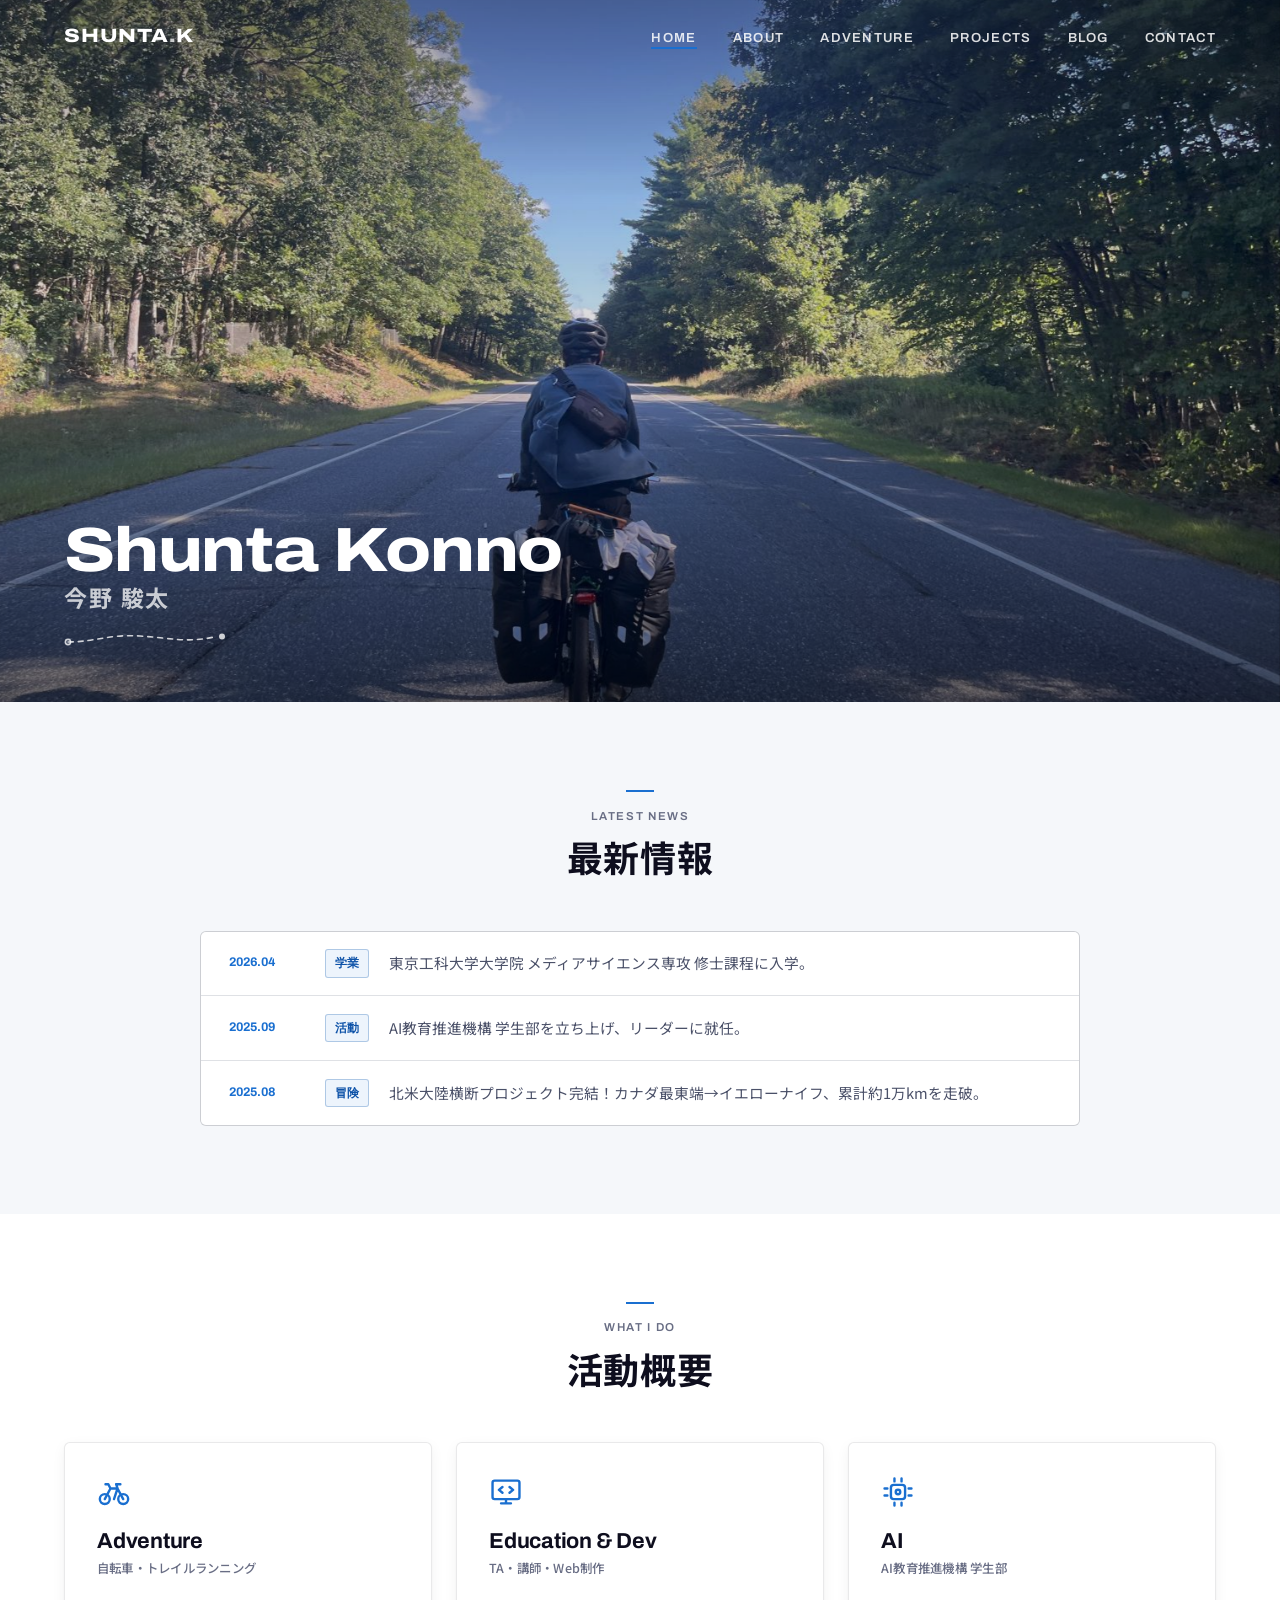
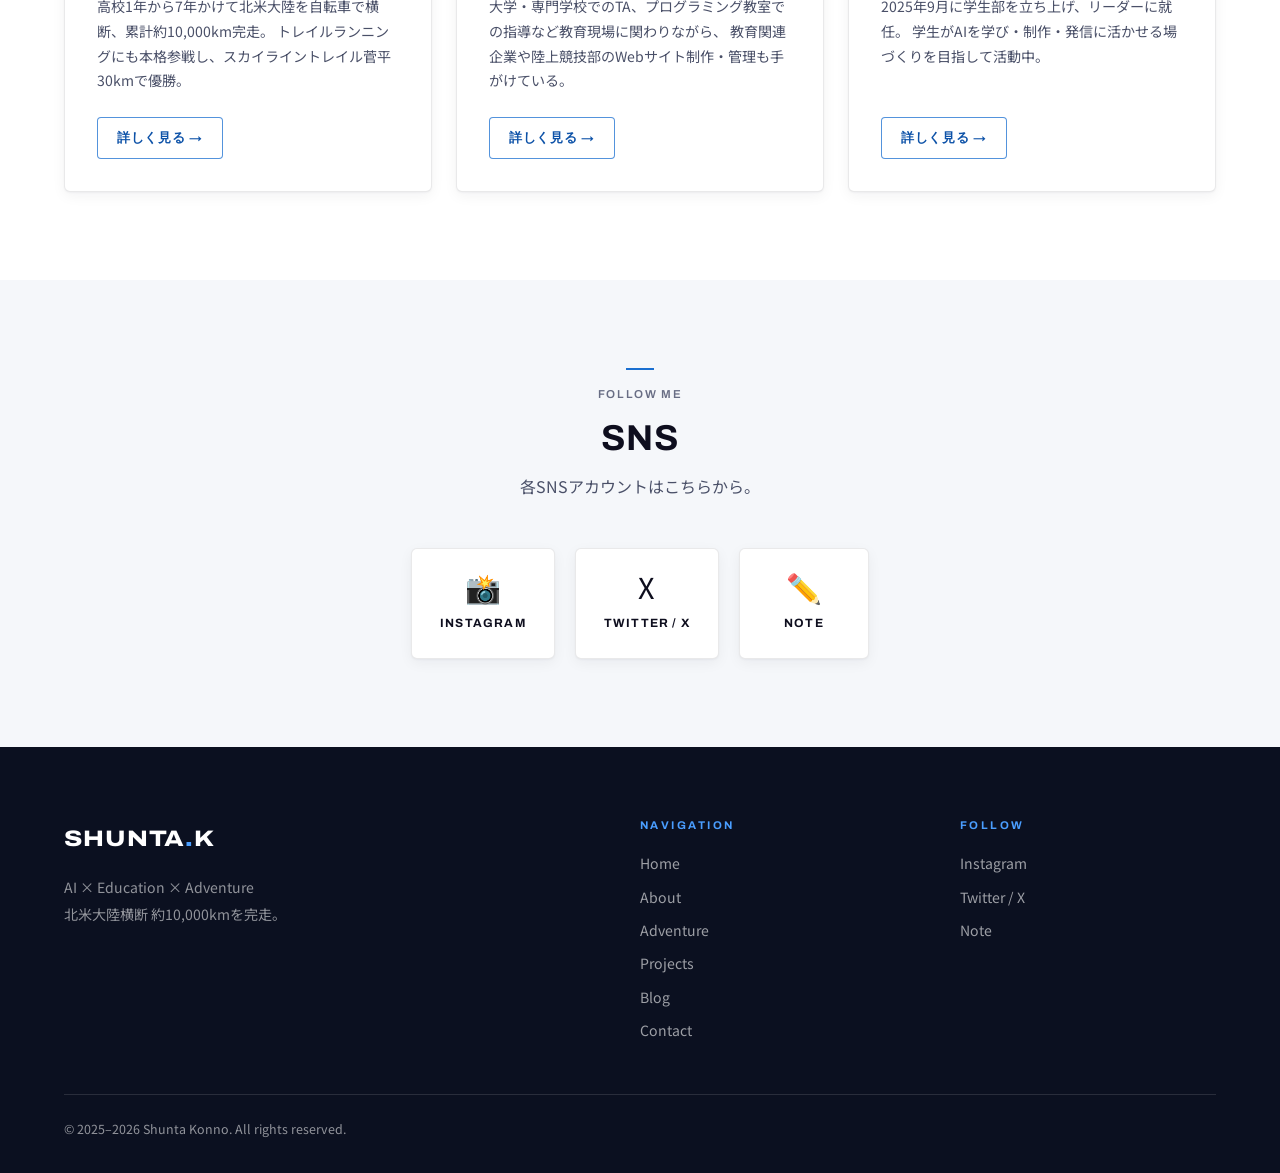
<file: index.html>
<!DOCTYPE html>
<html lang="ja">
<head>
  <meta charset="UTF-8">
  <meta name="google-site-verification" content="3t5CI1DyYlu0HoJbHAZWPIja4UkBCypZJrowsVczzZc" />
  <meta name="viewport" content="width=device-width, initial-scale=1.0">
  <meta name="description" content="今野駿太（Shunta Konno）の公式サイト。大学院生・AI教育推進機構学生部リーダー。北米大陸横断 約10,000kmを自転車で完走。">
  <title>今野駿太 / Shunta Konno</title>
  <link rel="canonical" href="https://shunta-tf.github.io/my-website/">
  <meta property="og:type" content="website">
  <meta property="og:site_name" content="Shunta Konno">
  <meta property="og:locale" content="ja_JP">
  <meta property="og:title" content="今野駿太 / Shunta Konno">
  <meta property="og:description" content="大学院生・AI教育推進機構学生部リーダー。北米大陸横断 約10,000kmを自転車で完走。">
  <meta property="og:url" content="https://shunta-tf.github.io/my-website/">
  <meta property="og:image" content="https://shunta-tf.github.io/my-website/images/hero/01.jpg">
  <meta name="twitter:card" content="summary_large_image">
  <meta name="twitter:title" content="今野駿太 / Shunta Konno">
  <meta name="twitter:description" content="大学院生・AI教育推進機構学生部リーダー。北米大陸横断 約10,000kmを自転車で完走。">
  <meta name="twitter:image" content="https://shunta-tf.github.io/my-website/images/hero/01.jpg">
  <link rel="preconnect" href="https://fonts.googleapis.com">
  <link rel="preconnect" href="https://fonts.gstatic.com" crossorigin>
  <link href="https://fonts.googleapis.com/css2?family=Archivo:wdth,wght@100..125,400..800&family=Noto+Sans+JP:wght@400;500;700&display=swap" rel="stylesheet">
  <link rel="preload" as="image" href="images/hero/01.jpg">
  <link rel="icon" type="image/svg+xml" href="favicon.svg">
  <link rel="icon" type="image/png" sizes="180x180" href="apple-touch-icon.png">
  <link rel="apple-touch-icon" href="apple-touch-icon.png">
  <link rel="stylesheet" href="css/style.css">
  <script type="application/ld+json">
  {
    "@context": "https://schema.org",
    "@type": "Person",
    "name": "今野駿太",
    "alternateName": "Shunta Konno",
    "url": "https://shunta-tf.github.io/my-website/",
    "image": "https://shunta-tf.github.io/my-website/images/profile.jpg",
    "jobTitle": "大学院生",
    "description": "大学院生・AI教育推進機構学生部リーダー。北米大陸横断 約10,000kmを自転車で完走。",
    "alumniOf": {
      "@type": "CollegeOrUniversity",
      "name": "東京工科大学大学院"
    },
    "sameAs": [
      "https://www.instagram.com/shunta_mtb/",
      "https://twitter.com/shunta_mtb",
      "https://note.com/shunta_mtb"
    ]
  }
  </script>
  <script type="application/ld+json">
  {
    "@context": "https://schema.org",
    "@type": "WebSite",
    "name": "今野駿太 / Shunta Konno",
    "alternateName": "今野駿太 公式サイト",
    "url": "https://shunta-tf.github.io/my-website/"
  }
  </script>
</head>
<body class="home-page">

<a href="#main" class="skip-link">本文へスキップ</a>

<!-- ========== HEADER ========== -->
<header class="header">
  <nav class="nav">
    <a href="index.html" class="nav-logo">SHUNTA<span>.</span>K</a>
    <ul class="nav-links">
      <li><a href="index.html">Home</a></li>
      <li><a href="about.html">About</a></li>
      <li><a href="adventure.html">Adventure</a></li>
      <li><a href="projects.html">Projects</a></li>
      <li><a href="blog.html">Blog</a></li>
      <li><a href="contact.html">Contact</a></li>
    </ul>
    <button class="nav-hamburger" aria-label="メニューを開く" aria-expanded="false" aria-controls="mobile-nav">
      <span></span><span></span><span></span>
    </button>
  </nav>
</header>

<!-- Mobile nav -->
<nav class="nav-mobile" id="mobile-nav">
  <a href="index.html">Home</a>
  <a href="about.html">About</a>
  <a href="adventure.html">Adventure</a>
  <a href="projects.html">Projects</a>
  <a href="blog.html">Blog</a>
  <a href="contact.html">Contact</a>
</nav>

<main id="main" tabindex="-1">

<!-- ========== HERO ========== -->
<section class="hero">
  <div class="hero-slide" style="background-image:url('images/hero/01.jpg')"></div>
  <div class="hero-slide" style="background-image:url('images/hero/02.jpg')"></div>
  <div class="hero-slide" style="background-image:url('images/hero/03.jpg')"></div>
  <div class="hero-overlay"></div>
  <div class="hero-content">
    <h1 class="hero-title">
      <span class="name-en">Shunta Konno</span>
      <span class="name-ja">今野 駿太</span>
    </h1>
    <svg class="route-line" viewBox="0 0 168 16" width="168" height="16" aria-hidden="true" focusable="false">
      <path d="M4 12 C 30 12 46 4 76 6 S 124 13 150 7" fill="none" stroke="currentColor" stroke-width="1.6" stroke-dasharray="5 5" stroke-linecap="round"/>
      <circle cx="4" cy="12" r="2.6" fill="none" stroke="currentColor" stroke-width="1.6"/>
      <circle cx="158" cy="6.6" r="3" fill="currentColor"/>
    </svg>
  </div>
</section>

<!-- ========== NEWS ========== -->
<section class="section bg-alt">
  <div class="container fade-in">
    <div class="section-header">
      <span class="section-label">Latest News</span>
      <h2 class="section-title">最新情報</h2>
    </div>
    <div class="news-list">
      <div class="news-item">
        <span class="news-date">2026.04</span>
        <span class="news-badge">学業</span>
        <span class="news-text">東京工科大学大学院 メディアサイエンス専攻 修士課程に入学。</span>
      </div>
      <div class="news-item">
        <span class="news-date">2025.09</span>
        <span class="news-badge">活動</span>
        <span class="news-text">AI教育推進機構 学生部を立ち上げ、リーダーに就任。</span>
      </div>
      <div class="news-item">
        <span class="news-date">2025.08</span>
        <span class="news-badge">冒険</span>
        <span class="news-text">北米大陸横断プロジェクト完結！カナダ最東端→イエローナイフ、累計約1万kmを走破。</span>
      </div>
    </div>
  </div>
</section>

<!-- ========== ACTIVITY OVERVIEW ========== -->
<section class="section">
  <div class="container">
    <div class="section-header fade-in">
      <span class="section-label">What I Do</span>
      <h2 class="section-title">活動概要</h2>
    </div>
    <div class="activity-grid">
      <div class="card activity-card fade-in fd1">
        <span class="activity-icon" aria-hidden="true">
          <svg viewBox="0 0 24 24" fill="none" stroke="currentColor" stroke-width="1.7" stroke-linecap="round" stroke-linejoin="round" focusable="false">
            <circle cx="5.5" cy="17" r="3.5"/><circle cx="18.5" cy="17" r="3.5"/>
            <path d="M5.5 17 L9.5 9.5 h5 L18.5 17 M9.5 9.5 8 6.5 H6 M14.5 9.5 13.5 6.5 h3 M12 17 l2.5 -7.5"/>
          </svg>
        </span>
        <h3>Adventure</h3>
        <span class="activity-sub">自転車・トレイルランニング</span>
        <p>
          高校1年から7年かけて北米大陸を自転車で横断、累計約10,000km完走。
          トレイルランニングにも本格参戦し、スカイライントレイル菅平30kmで優勝。
        </p>
        <a href="adventure.html" class="btn btn-outline btn-sm">詳しく見る →</a>
      </div>
      <div class="card activity-card fade-in fd2">
        <span class="activity-icon" aria-hidden="true">
          <svg viewBox="0 0 24 24" fill="none" stroke="currentColor" stroke-width="1.7" stroke-linecap="round" stroke-linejoin="round" focusable="false">
            <rect x="2.5" y="4" width="19" height="13" rx="1.5"/>
            <path d="M8.5 20 h7 M12 17 v3 M9.5 8.5 7 10.5 l2.5 2 M14.5 8.5 17 10.5 l-2.5 2"/>
          </svg>
        </span>
        <h3>Education &amp; Dev</h3>
        <span class="activity-sub">TA・講師・Web制作</span>
        <p>
          大学・専門学校でのTA、プログラミング教室での指導など教育現場に関わりながら、
          教育関連企業や陸上競技部のWebサイト制作・管理も手がけている。
        </p>
        <a href="projects.html" class="btn btn-outline btn-sm">詳しく見る →</a>
      </div>
      <div class="card activity-card fade-in fd3">
        <span class="activity-icon" aria-hidden="true">
          <svg viewBox="0 0 24 24" fill="none" stroke="currentColor" stroke-width="1.7" stroke-linecap="round" stroke-linejoin="round" focusable="false">
            <rect x="7" y="7" width="10" height="10" rx="2"/>
            <path d="M9.5 4.5 V2.5 M14.5 4.5 V2.5 M9.5 21.5 v-2 M14.5 21.5 v-2 M4.5 9.5 H2.5 M4.5 14.5 H2.5 M21.5 9.5 h-2 M21.5 14.5 h-2"/>
            <circle cx="12" cy="12" r="1.6"/>
          </svg>
        </span>
        <h3>AI</h3>
        <span class="activity-sub">AI教育推進機構 学生部</span>
        <p>
          2025年9月に学生部を立ち上げ、リーダーに就任。
          学生がAIを学び・制作・発信に活かせる場づくりを目指して活動中。
        </p>
        <a href="projects.html" class="btn btn-outline btn-sm">詳しく見る →</a>
      </div>
    </div>
  </div>
</section>

<!-- ========== SNS ========== -->
<section class="section bg-alt">
  <div class="container">
    <div class="section-header fade-in">
      <span class="section-label">Follow Me</span>
      <h2 class="section-title">SNS</h2>
      <p class="section-subtitle">各SNSアカウントはこちらから。</p>
    </div>
    <div class="sns-row fade-in">
      <a href="https://www.instagram.com/shunta_mtb/" target="_blank" rel="noopener" class="sns-card">
        <span class="icon" aria-hidden="true">📸</span>
        <span class="label">Instagram</span>
      </a>
      <a href="https://twitter.com/shunta_mtb" target="_blank" rel="noopener" class="sns-card">
        <span class="icon" aria-hidden="true">X</span>
        <span class="label">Twitter / X</span>
      </a>
      <a href="https://note.com/shunta_mtb" target="_blank" rel="noopener" class="sns-card">
        <span class="icon" aria-hidden="true">✏️</span>
        <span class="label">Note</span>
      </a>
    </div>
  </div>
</section>

</main>

<!-- ========== FOOTER ========== -->
<footer class="footer">
  <div class="container footer-inner">
    <div class="footer-grid">
      <div class="footer-brand">
        <a href="index.html" class="nav-logo">SHUNTA<span>.</span>K</a>
        <p>AI × Education × Adventure<br>北米大陸横断 約10,000kmを完走。</p>
      </div>
      <div class="footer-col">
        <h4>Navigation</h4>
        <ul>
          <li><a href="index.html">Home</a></li>
          <li><a href="about.html">About</a></li>
          <li><a href="adventure.html">Adventure</a></li>
          <li><a href="projects.html">Projects</a></li>
          <li><a href="blog.html">Blog</a></li>
          <li><a href="contact.html">Contact</a></li>
        </ul>
      </div>
      <div class="footer-col">
        <h4>Follow</h4>
        <ul>
          <li><a href="https://www.instagram.com/shunta_mtb/" target="_blank" rel="noopener">Instagram</a></li>
          <li><a href="https://twitter.com/shunta_mtb" target="_blank" rel="noopener">Twitter / X</a></li>
          <li><a href="https://note.com/shunta_mtb" target="_blank" rel="noopener">Note</a></li>
        </ul>
      </div>
    </div>
    <div class="footer-bottom">
      <p>© 2025–2026 Shunta Konno. All rights reserved.</p>
    </div>
  </div>
</footer>

<script src="js/main.js"></script>
</body>
</html>
</file>
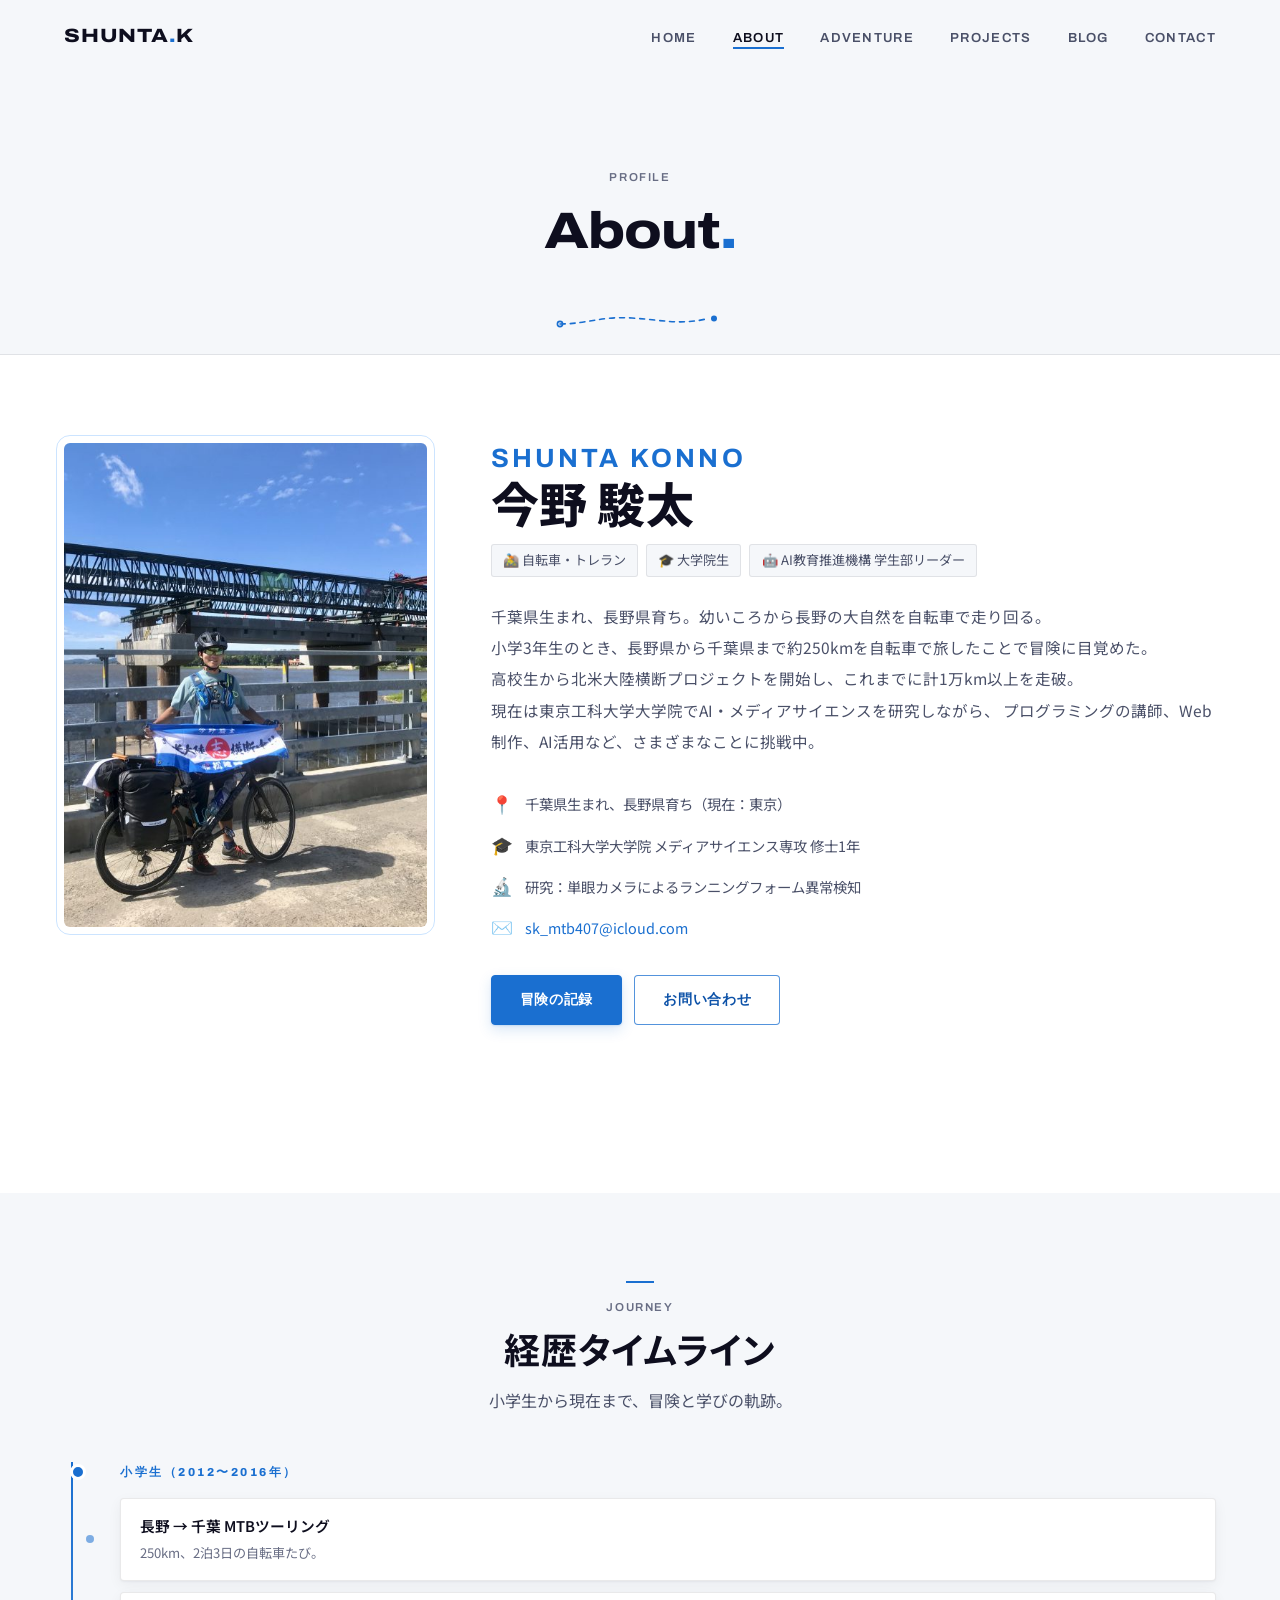
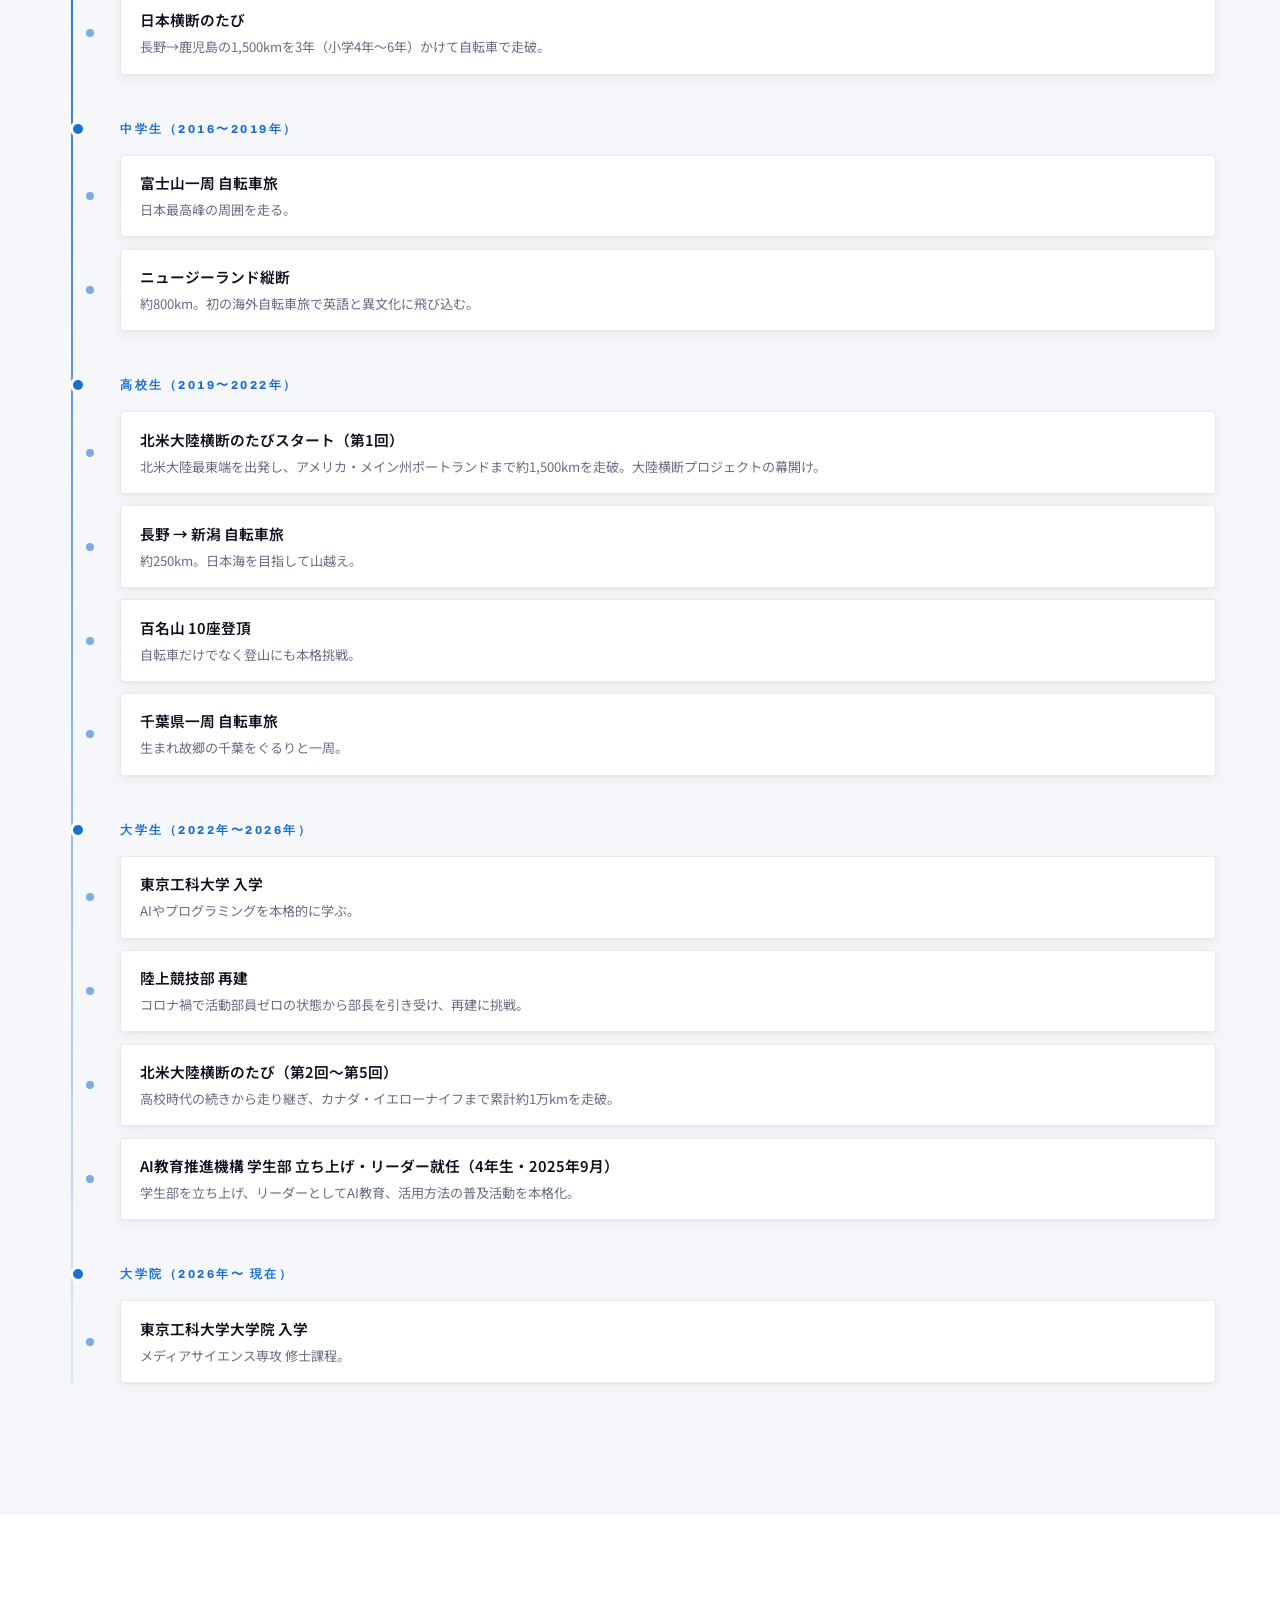
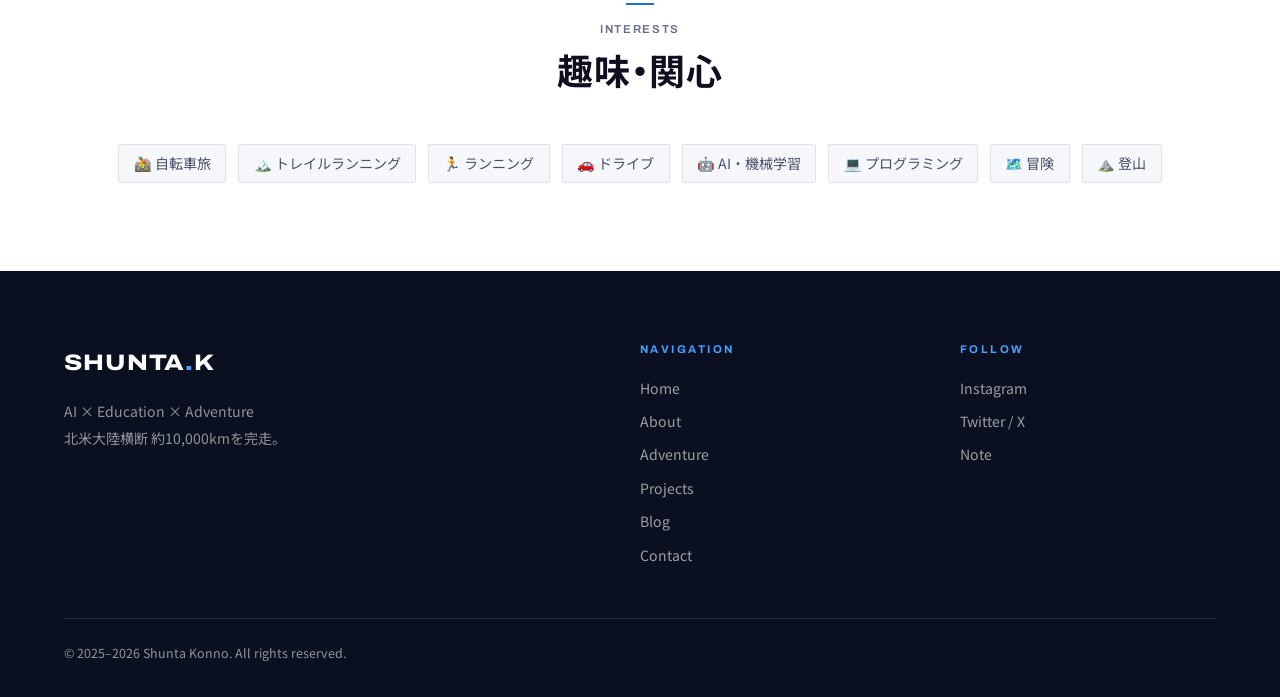
<file: about.html>
<!DOCTYPE html>
<html lang="ja">
<head>
  <meta charset="UTF-8">
  <meta name="google-site-verification" content="3t5CI1DyYlu0HoJbHAZWPIja4UkBCypZJrowsVczzZc" />
  <meta name="viewport" content="width=device-width, initial-scale=1.0">
  <meta name="description" content="今野駿太のプロフィール。千葉生まれ長野育ちの大学院生。経歴・研究・趣味について。">
  <title>About — Shunta Konno</title>
  <link rel="canonical" href="https://shunta-tf.github.io/my-website/about.html">
  <meta property="og:type" content="profile">
  <meta property="og:site_name" content="Shunta Konno">
  <meta property="og:locale" content="ja_JP">
  <meta property="og:title" content="About — 今野駿太 Shunta Konno">
  <meta property="og:description" content="今野駿太のプロフィール。千葉生まれ長野育ちの大学院生。経歴・研究・趣味について。">
  <meta property="og:url" content="https://shunta-tf.github.io/my-website/about.html">
  <meta property="og:image" content="https://shunta-tf.github.io/my-website/images/profile.jpg">
  <meta name="twitter:card" content="summary_large_image">
  <meta name="twitter:title" content="About — 今野駿太 Shunta Konno">
  <meta name="twitter:description" content="今野駿太のプロフィール。千葉生まれ長野育ちの大学院生。経歴・研究・趣味について。">
  <meta name="twitter:image" content="https://shunta-tf.github.io/my-website/images/profile.jpg">
  <link rel="preconnect" href="https://fonts.googleapis.com">
  <link rel="preconnect" href="https://fonts.gstatic.com" crossorigin>
  <link href="https://fonts.googleapis.com/css2?family=Archivo:wdth,wght@100..125,400..800&family=Noto+Sans+JP:wght@400;500;700&display=swap" rel="stylesheet">
  <link rel="icon" type="image/svg+xml" href="favicon.svg">
  <link rel="icon" type="image/png" sizes="180x180" href="apple-touch-icon.png">
  <link rel="apple-touch-icon" href="apple-touch-icon.png">
  <link rel="stylesheet" href="css/style.css">
</head>
<body>

<a href="#main" class="skip-link">本文へスキップ</a>

<!-- ========== HEADER ========== -->
<header class="header">
  <nav class="nav">
    <a href="index.html" class="nav-logo">SHUNTA<span>.</span>K</a>
    <ul class="nav-links">
      <li><a href="index.html">Home</a></li>
      <li><a href="about.html">About</a></li>
      <li><a href="adventure.html">Adventure</a></li>
      <li><a href="projects.html">Projects</a></li>
      <li><a href="blog.html">Blog</a></li>
      <li><a href="contact.html">Contact</a></li>
    </ul>
    <button class="nav-hamburger" aria-label="メニューを開く" aria-expanded="false" aria-controls="mobile-nav">
      <span></span><span></span><span></span>
    </button>
  </nav>
</header>
<nav class="nav-mobile" id="mobile-nav">
  <a href="index.html">Home</a>
  <a href="about.html">About</a>
  <a href="adventure.html">Adventure</a>
  <a href="projects.html">Projects</a>
  <a href="blog.html">Blog</a>
  <a href="contact.html">Contact</a>
</nav>

<main id="main" tabindex="-1">

<!-- ========== PAGE HERO ========== -->
<section class="page-hero">
  <span class="section-label">Profile</span>
  <h1>About<span class="accent">.</span></h1>
</section>

<!-- ========== PROFILE ========== -->
<section class="section">
  <div class="container">
    <div class="profile-section">
      <!-- Photo -->
      <div class="profile-img-wrap fade-in">
        <img
          src="images/profile.jpg"
          alt="今野駿太"
          class="profile-img" loading="lazy"
          onerror="this.style.display='none';this.nextElementSibling.style.display='flex';"
        >
        <div class="profile-placeholder" style="display:none;">
          <span class="ph-icon">📷</span>
          <span>images/profile.jpg<br>を配置してください</span>
        </div>
      </div>

      <!-- Info -->
      <div class="fade-in fd1">
        <h1 class="profile-name">
          <span class="en">Shunta Konno</span>
          今野 駿太
        </h1>
        <div class="profile-badges">
          <span class="profile-badge">🚵 自転車・トレラン</span>
          <span class="profile-badge">🎓 大学院生</span>
          <span class="profile-badge">🤖 AI教育推進機構 学生部リーダー</span>
        </div>

        <p class="profile-bio">
          千葉県生まれ、長野県育ち。幼いころから長野の大自然を自転車で走り回る。<br>
          小学3年生のとき、長野県から千葉県まで約250kmを自転車で旅したことで冒険に目覚めた。<br>
          高校生から北米大陸横断プロジェクトを開始し、これまでに計1万km以上を走破。<br>
          現在は東京工科大学大学院でAI・メディアサイエンスを研究しながら、
          プログラミングの講師、Web制作、AI活用など、さまざまなことに挑戦中。
        </p>

        <div class="profile-meta">
          <div class="profile-meta-item">
            <span class="mi">📍</span>
            <span>千葉県生まれ、長野県育ち（現在：東京）</span>
          </div>
          <div class="profile-meta-item">
            <span class="mi">🎓</span>
            <span>東京工科大学大学院 メディアサイエンス専攻 修士1年</span>
          </div>
          <div class="profile-meta-item">
            <span class="mi">🔬</span>
            <span>研究：単眼カメラによるランニングフォーム異常検知</span>
          </div>
          <div class="profile-meta-item">
            <span class="mi">✉️</span>
            <span><a href="mailto:sk_mtb407@icloud.com">sk_mtb407@icloud.com</a></span>
          </div>
        </div>

        <div style="display:flex;gap:0.75rem;flex-wrap:wrap;">
          <a href="adventure.html" class="btn btn-primary">冒険の記録</a>
          <a href="contact.html" class="btn btn-outline">お問い合わせ</a>
        </div>
      </div>
    </div>
  </div>
</section>

<!-- ========== TIMELINE ========== -->
<section class="section bg-alt">
  <div class="container">
    <div class="section-header fade-in">
      <span class="section-label">Journey</span>
      <h2 class="section-title">経歴タイムライン</h2>
      <p class="section-subtitle">小学生から現在まで、冒険と学びの軌跡。</p>
    </div>

    <div class="timeline fade-in">

      <!-- 小学生 -->
      <div class="timeline-group">
        <div class="timeline-era">小学生（2012〜2016年）</div>
        <div class="timeline-items">
          <div class="timeline-item">
            <div class="ti-title">長野 → 千葉 MTBツーリング</div>
            <div class="ti-detail">250km、2泊3日の自転車たび。</div>
          </div>
          <div class="timeline-item">
            <div class="ti-title">日本横断のたび</div>
            <div class="ti-detail">長野→鹿児島の1,500kmを3年（小学4年〜6年）かけて自転車で走破。</div>
          </div>
        </div>
      </div>

      <!-- 中学生 -->
      <div class="timeline-group">
        <div class="timeline-era">中学生（2016〜2019年）</div>
        <div class="timeline-items">
          <div class="timeline-item">
            <div class="ti-title">富士山一周 自転車旅</div>
            <div class="ti-detail">日本最高峰の周囲を走る。</div>
          </div>
          <div class="timeline-item">
            <div class="ti-title">ニュージーランド縦断</div>
            <div class="ti-detail">約800km。初の海外自転車旅で英語と異文化に飛び込む。</div>
          </div>
        </div>
      </div>

      <!-- 高校生 -->
      <div class="timeline-group">
        <div class="timeline-era">高校生（2019〜2022年）</div>
        <div class="timeline-items">
          <div class="timeline-item">
            <div class="ti-title">北米大陸横断のたびスタート（第1回）</div>
            <div class="ti-detail">北米大陸最東端を出発し、アメリカ・メイン州ポートランドまで約1,500kmを走破。大陸横断プロジェクトの幕開け。</div>
          </div>
          <div class="timeline-item">
            <div class="ti-title">長野 → 新潟 自転車旅</div>
            <div class="ti-detail">約250km。日本海を目指して山越え。</div>
          </div>
          <div class="timeline-item">
            <div class="ti-title">百名山 10座登頂</div>
            <div class="ti-detail">自転車だけでなく登山にも本格挑戦。</div>
          </div>
          <div class="timeline-item">
            <div class="ti-title">千葉県一周 自転車旅</div>
            <div class="ti-detail">生まれ故郷の千葉をぐるりと一周。</div>
          </div>
        </div>
      </div>

      <!-- 大学生 -->
      <div class="timeline-group">
        <div class="timeline-era">大学生（2022年〜2026年）</div>
        <div class="timeline-items">
          <div class="timeline-item">
            <div class="ti-title">東京工科大学 入学</div>
            <div class="ti-detail">AIやプログラミングを本格的に学ぶ。</div>
          </div>
          <div class="timeline-item">
            <div class="ti-title">陸上競技部 再建</div>
            <div class="ti-detail">コロナ禍で活動部員ゼロの状態から部長を引き受け、再建に挑戦。</div>
          </div>
          <div class="timeline-item">
            <div class="ti-title">北米大陸横断のたび（第2回〜第5回）</div>
            <div class="ti-detail">高校時代の続きから走り継ぎ、カナダ・イエローナイフまで累計約1万kmを走破。</div>
          </div>
          <div class="timeline-item">
            <div class="ti-title">AI教育推進機構 学生部 立ち上げ・リーダー就任（4年生・2025年9月）</div>
            <div class="ti-detail">学生部を立ち上げ、リーダーとしてAI教育、活用方法の普及活動を本格化。</div>
          </div>
        </div>
      </div>

      <!-- 大学院 -->
      <div class="timeline-group">
        <div class="timeline-era">大学院（2026年〜 現在）</div>
        <div class="timeline-items">
          <div class="timeline-item">
            <div class="ti-title">東京工科大学大学院 入学</div>
            <div class="ti-detail">メディアサイエンス専攻 修士課程。</div>
          </div>
        </div>
      </div>

    </div>
  </div>
</section>

<!-- ========== HOBBIES ========== -->
<section class="section">
  <div class="container">
    <div class="section-header fade-in">
      <span class="section-label">Interests</span>
      <h2 class="section-title">趣味・関心</h2>
    </div>
    <div class="hobby-list fade-in" style="justify-content:center;">
      <span class="hobby-tag">🚵 自転車旅</span>
      <span class="hobby-tag">🏔️ トレイルランニング</span>
      <span class="hobby-tag">🏃 ランニング</span>
      <span class="hobby-tag">🚗 ドライブ</span>
      <span class="hobby-tag">🤖 AI・機械学習</span>
      <span class="hobby-tag">💻 プログラミング</span>
      <span class="hobby-tag">🗺️ 冒険</span>
      <span class="hobby-tag">⛰️ 登山</span>
    </div>
  </div>
</section>

</main>

<!-- ========== FOOTER ========== -->
<footer class="footer">
  <div class="container footer-inner">
    <div class="footer-grid">
      <div class="footer-brand">
        <a href="index.html" class="nav-logo">SHUNTA<span>.</span>K</a>
        <p>AI × Education × Adventure<br>北米大陸横断 約10,000kmを完走。</p>
      </div>
      <div class="footer-col">
        <h4>Navigation</h4>
        <ul>
          <li><a href="index.html">Home</a></li>
          <li><a href="about.html">About</a></li>
          <li><a href="adventure.html">Adventure</a></li>
          <li><a href="projects.html">Projects</a></li>
          <li><a href="blog.html">Blog</a></li>
          <li><a href="contact.html">Contact</a></li>
        </ul>
      </div>
      <div class="footer-col">
        <h4>Follow</h4>
        <ul>
          <li><a href="https://www.instagram.com/shunta_mtb/" target="_blank" rel="noopener">Instagram</a></li>
          <li><a href="https://twitter.com/shunta_mtb" target="_blank" rel="noopener">Twitter / X</a></li>
          <li><a href="https://note.com/shunta_mtb" target="_blank" rel="noopener">Note</a></li>
        </ul>
      </div>
    </div>
    <div class="footer-bottom">
      <p>© 2025–2026 Shunta Konno. All rights reserved.</p>
    </div>
  </div>
</footer>

<script src="js/main.js"></script>
</body>
</html>
</file>
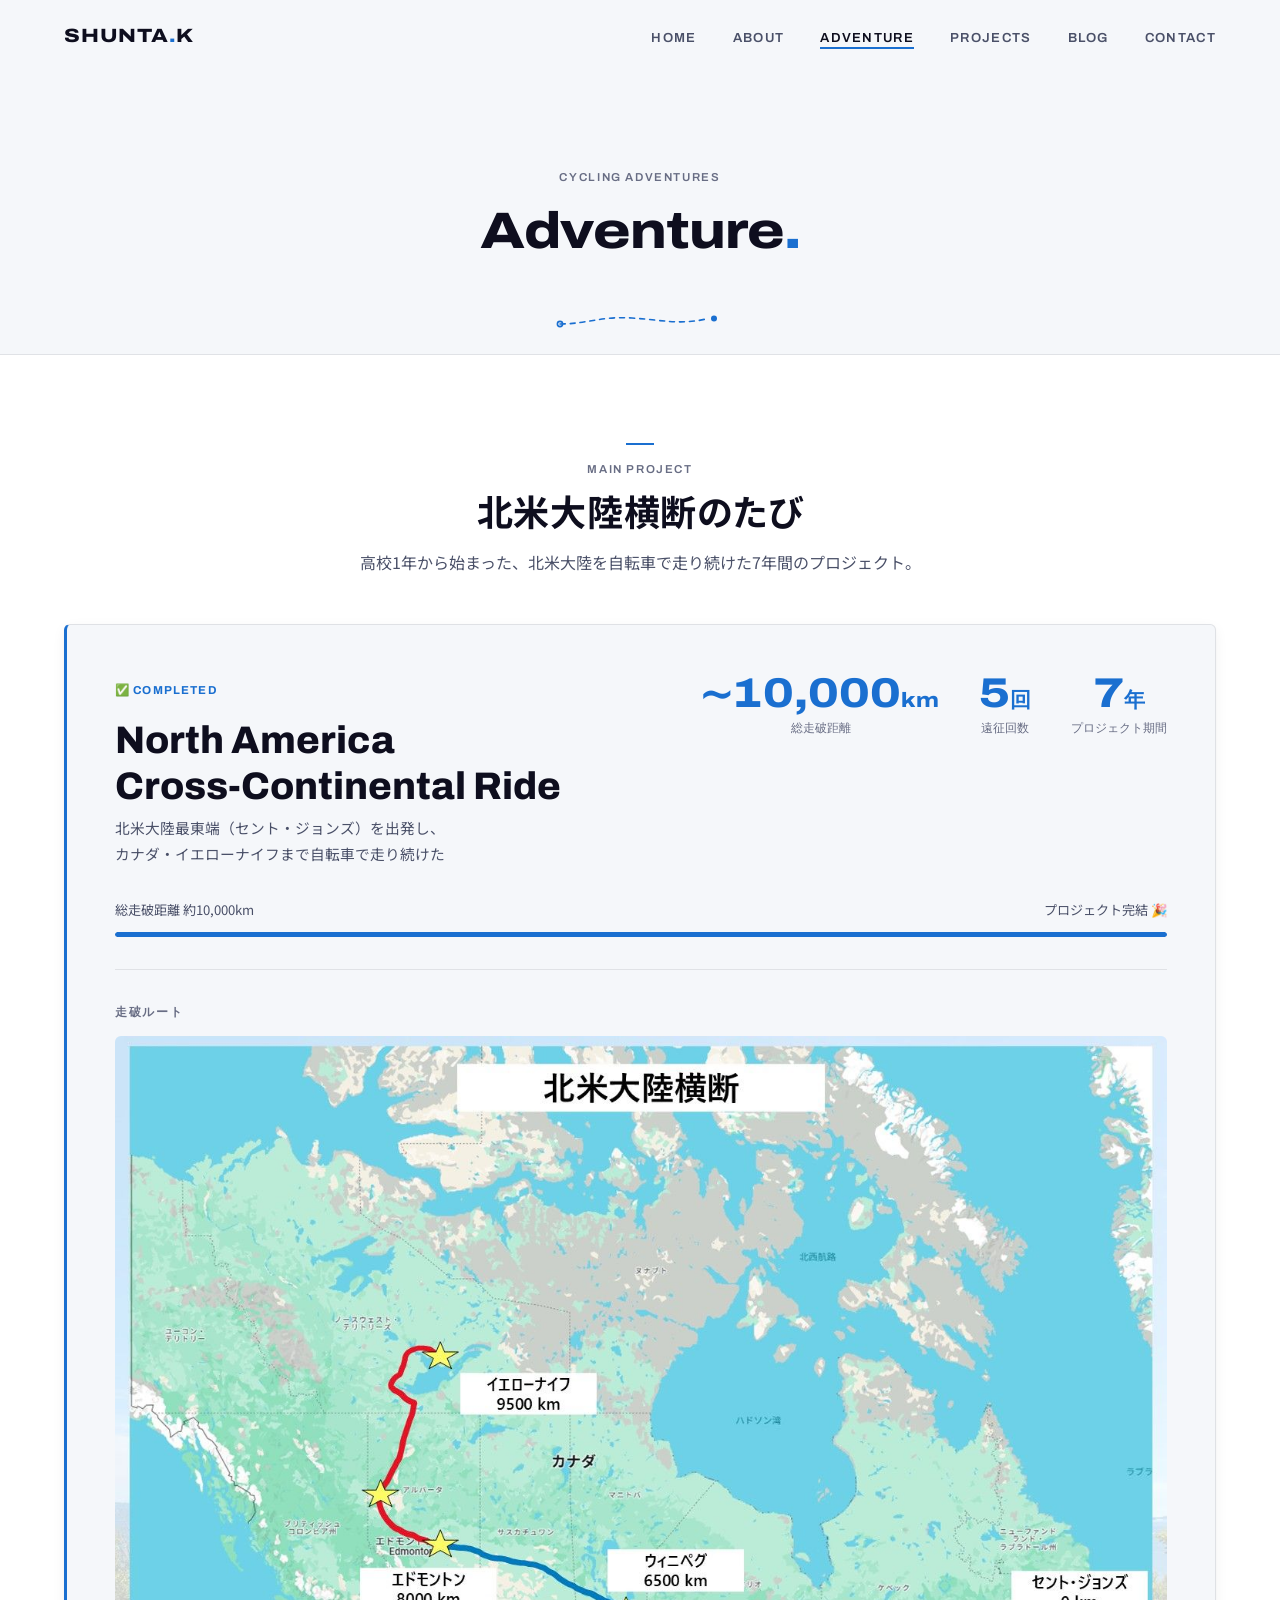
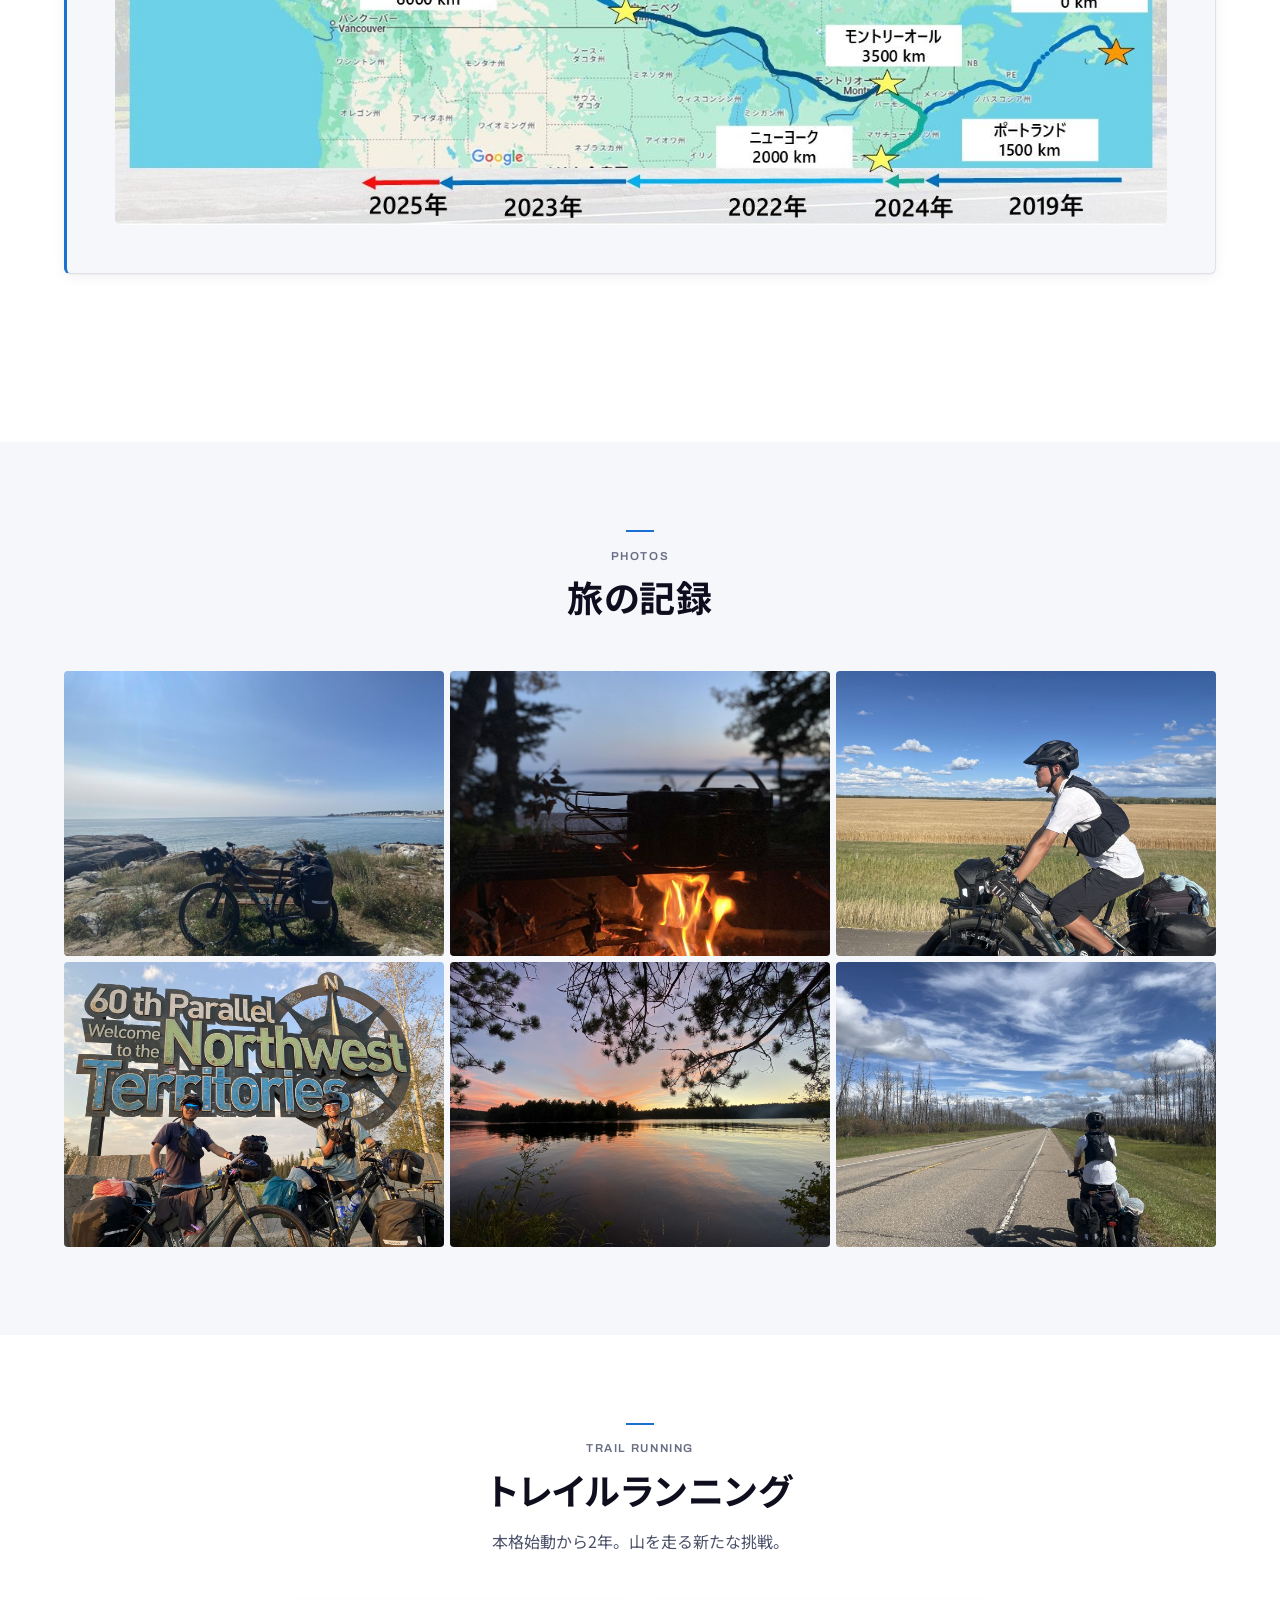
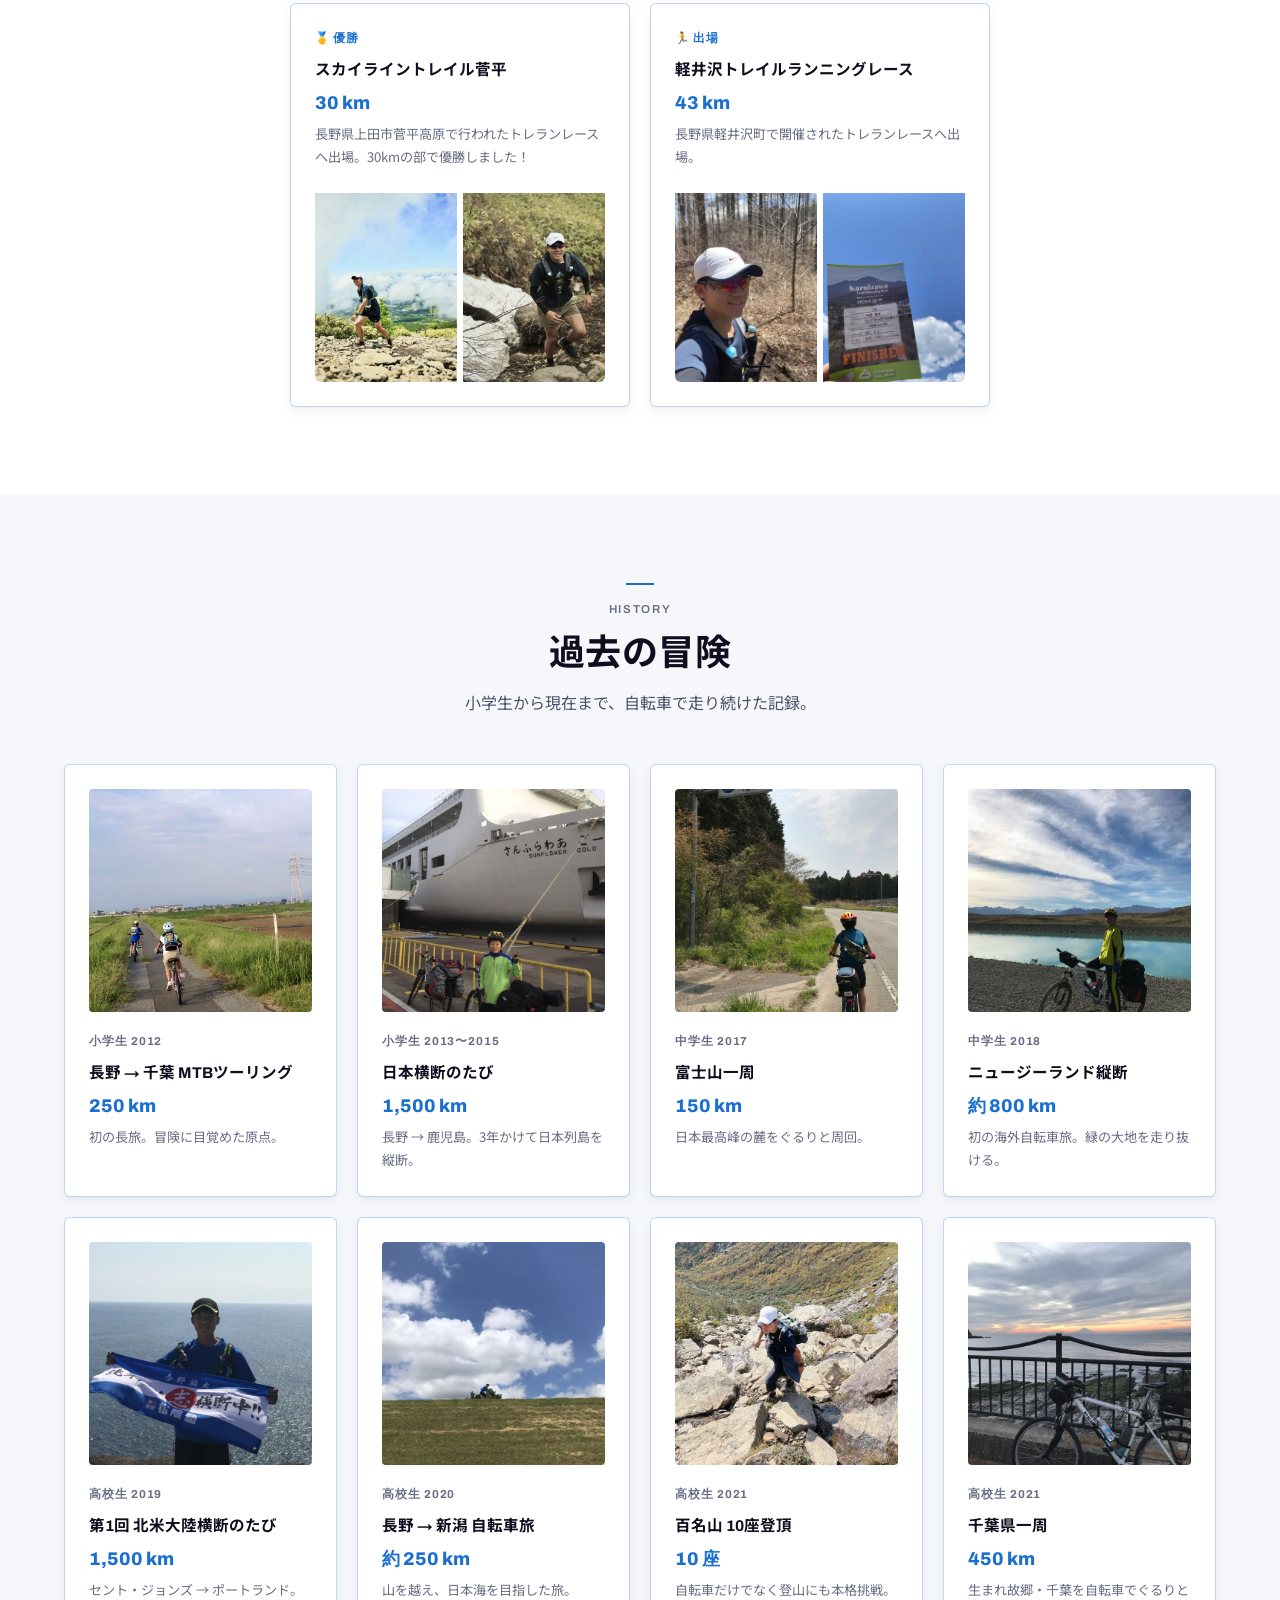
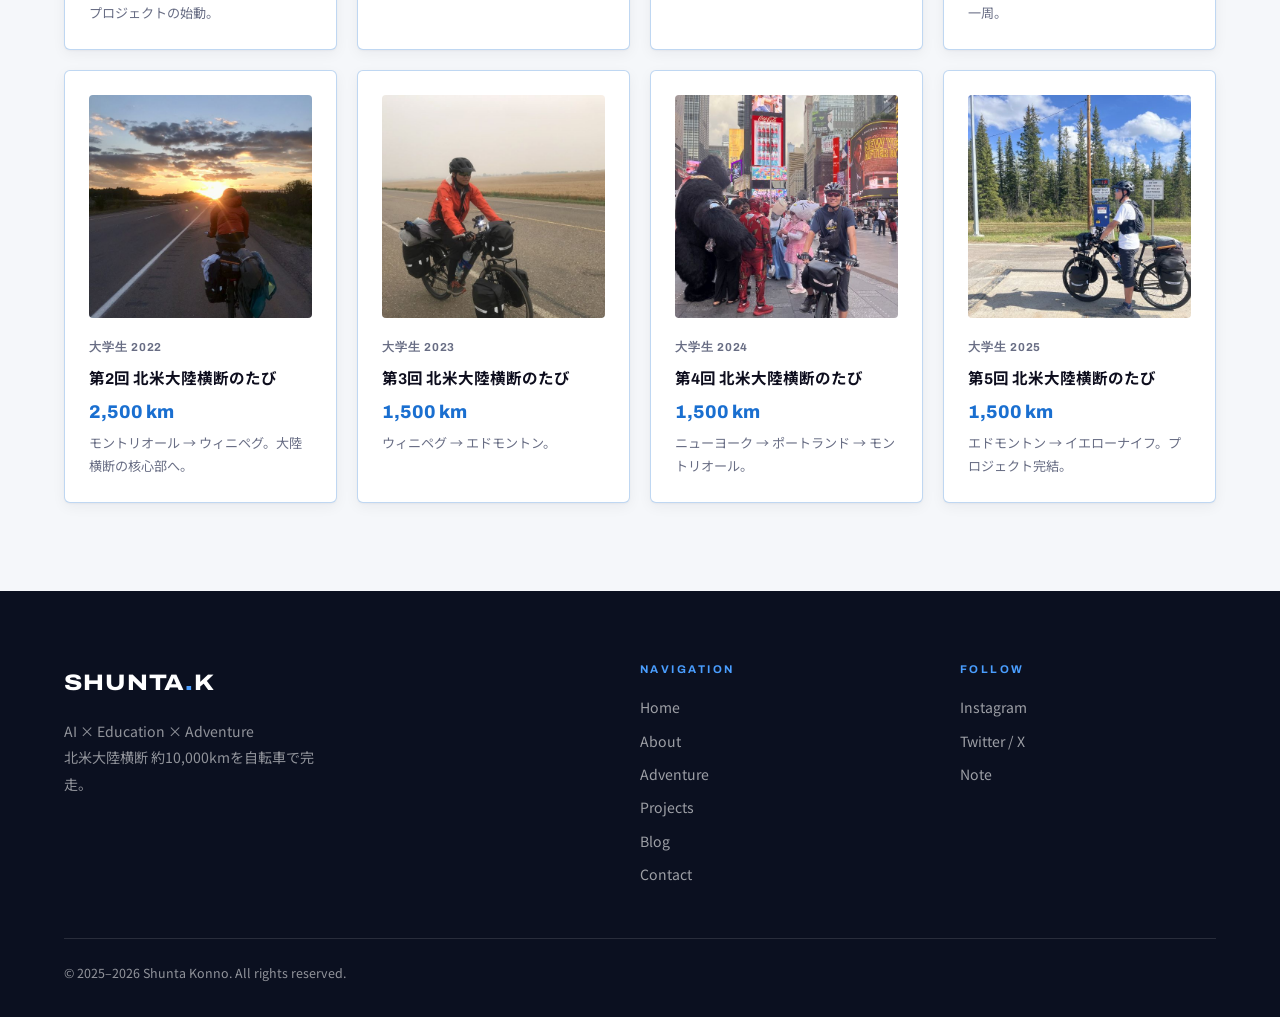
<file: adventure.html>
<!DOCTYPE html>
<html lang="ja">
<head>
  <meta charset="UTF-8">
  <meta name="google-site-verification" content="3t5CI1DyYlu0HoJbHAZWPIja4UkBCypZJrowsVczzZc" />
  <meta name="viewport" content="width=device-width, initial-scale=1.0">
  <meta name="description" content="今野駿太の冒険記録。北米大陸横断プロジェクト（約10,000km）完走をはじめ、国内外の自転車旅の軌跡。">
  <title>Adventure — Shunta Konno</title>
  <link rel="canonical" href="https://shunta-tf.github.io/my-website/adventure.html">
  <meta property="og:type" content="website">
  <meta property="og:site_name" content="Shunta Konno">
  <meta property="og:locale" content="ja_JP">
  <meta property="og:title" content="Adventure — 今野駿太 Shunta Konno">
  <meta property="og:description" content="今野駿太の冒険記録。北米大陸横断プロジェクト（約10,000km）完走をはじめ、国内外の自転車旅の軌跡。">
  <meta property="og:url" content="https://shunta-tf.github.io/my-website/adventure.html">
  <meta property="og:image" content="https://shunta-tf.github.io/my-website/images/hero/01.jpg">
  <meta name="twitter:card" content="summary_large_image">
  <meta name="twitter:title" content="Adventure — 今野駿太 Shunta Konno">
  <meta name="twitter:description" content="今野駿太の冒険記録。北米大陸横断プロジェクト（約10,000km）完走をはじめ、国内外の自転車旅の軌跡。">
  <meta name="twitter:image" content="https://shunta-tf.github.io/my-website/images/hero/01.jpg">
  <link rel="preconnect" href="https://fonts.googleapis.com">
  <link rel="preconnect" href="https://fonts.gstatic.com" crossorigin>
  <link href="https://fonts.googleapis.com/css2?family=Archivo:wdth,wght@100..125,400..800&family=Noto+Sans+JP:wght@400;500;700&display=swap" rel="stylesheet">
  <link rel="icon" type="image/svg+xml" href="favicon.svg">
  <link rel="icon" type="image/png" sizes="180x180" href="apple-touch-icon.png">
  <link rel="apple-touch-icon" href="apple-touch-icon.png">
  <link rel="stylesheet" href="css/style.css">
</head>
<body>

<a href="#main" class="skip-link">本文へスキップ</a>

<!-- ========== HEADER ========== -->
<header class="header">
  <nav class="nav">
    <a href="index.html" class="nav-logo">SHUNTA<span>.</span>K</a>
    <ul class="nav-links">
      <li><a href="index.html">Home</a></li>
      <li><a href="about.html">About</a></li>
      <li><a href="adventure.html">Adventure</a></li>
      <li><a href="projects.html">Projects</a></li>
      <li><a href="blog.html">Blog</a></li>
      <li><a href="contact.html">Contact</a></li>
    </ul>
    <button class="nav-hamburger" aria-label="メニューを開く" aria-expanded="false" aria-controls="mobile-nav">
      <span></span><span></span><span></span>
    </button>
  </nav>
</header>
<nav class="nav-mobile" id="mobile-nav">
  <a href="index.html">Home</a>
  <a href="about.html">About</a>
  <a href="adventure.html">Adventure</a>
  <a href="projects.html">Projects</a>
  <a href="blog.html">Blog</a>
  <a href="contact.html">Contact</a>
</nav>

<main id="main" tabindex="-1">

<!-- ========== PAGE HERO ========== -->
<section class="page-hero">
  <span class="section-label">Cycling Adventures</span>
  <h1>Adventure<span class="accent">.</span></h1>
</section>

<!-- ========== MAIN PROJECT ========== -->
<section class="section">
  <div class="container">
    <div class="section-header fade-in">
      <span class="section-label">Main Project</span>
      <h2 class="section-title">北米大陸横断のたび</h2>
      <p class="section-subtitle">高校1年から始まった、北米大陸を自転車で走り続けた7年間のプロジェクト。</p>
    </div>

    <div class="main-project fade-in">
      <div class="mp-head">
        <div>
          <span class="mp-badge">✅ COMPLETED</span>
          <h2 class="mp-title" style="margin-top:1rem;">North America<br>Cross-Continental Ride</h2>
          <p class="mp-sub">北米大陸最東端（セント・ジョンズ）を出発し、<br>カナダ・イエローナイフまで自転車で走り続けた</p>
        </div>
        <div class="mp-stats">
          <div class="stat">
            <div class="stat-val">~10,000<span style="font-size:0.5em;">km</span></div>
            <div class="stat-lbl">総走破距離</div>
          </div>
          <div class="stat">
            <div class="stat-val">5<span style="font-size:0.5em;">回</span></div>
            <div class="stat-lbl">遠征回数</div>
          </div>
          <div class="stat">
            <div class="stat-val">7<span style="font-size:0.5em;">年</span></div>
            <div class="stat-lbl">プロジェクト期間</div>
          </div>
        </div>
      </div>

      <div class="progress-wrap">
        <div class="progress-meta">
          <span>総走破距離 約10,000km</span>
          <span>プロジェクト完結 🎉</span>
        </div>
        <div class="progress-track">
          <div class="progress-fill" data-width="100%"></div>
        </div>
      </div>

      <div class="route-section">
        <div class="route-label">走破ルート</div>
        <img src="images/cycling/map.jpg" alt="北米大陸横断 走破ルートマップ" loading="lazy"
          style="width:100%; border-radius:var(--radius); margin-top:0.75rem; display:block;">
      </div>
    </div>
  </div>
</section>

<!-- ========== PHOTO GALLERY ========== -->
<section class="section bg-alt">
  <div class="container">
    <div class="section-header fade-in">
      <span class="section-label">Photos</span>
      <h2 class="section-title">旅の記録</h2>
    </div>
    <div class="photo-gallery fade-in">
      <img src="images/cycling/03.jpg" alt="大西洋岸を出発" loading="lazy">
      <img src="images/cycling/06.jpg" alt="野営" loading="lazy">
      <img src="images/cycling/01.jpg" alt="大平原を行く" loading="lazy">
      <img src="images/cycling/02.jpg" alt="ノースウエスト準州に到達" loading="lazy">
      <img src="images/cycling/05.jpg" alt="夕暮れの湖" loading="lazy">
      <img src="images/cycling/04.jpg" alt="広大な空の下" loading="lazy">
    </div>
  </div>
</section>

<!-- ========== TRAIL RUNNING ========== -->
<section class="section">
  <div class="container">
    <div class="section-header fade-in">
      <span class="section-label">Trail Running</span>
      <h2 class="section-title">トレイルランニング</h2>
      <p class="section-subtitle">本格始動から2年。山を走る新たな挑戦。</p>
    </div>

    <div class="trail-grid">

      <div class="adv-card fade-in fd1">
        <span class="era-badge" style="color:var(--accent);">🥇 優勝</span>
        <h3>スカイライントレイル菅平</h3>
        <div class="adv-dist">30 km</div>
        <p class="adv-note">長野県上田市菅平高原で行われたトレランレースへ出場。30kmの部で優勝しました！</p>
        <div class="trail-photo-grid">
          <img src="images/trailrun/01.jpg" alt="スカイライントレイル菅平 レース中" loading="lazy">
          <img src="images/trailrun/02.jpg" alt="スカイライントレイル菅平 山を登る" loading="lazy">
        </div>
      </div>

      <div class="adv-card fade-in fd2">
        <span class="era-badge" style="color:var(--accent);">🏃 出場</span>
        <h3>軽井沢トレイルランニングレース</h3>
        <div class="adv-dist">43 km</div>
        <p class="adv-note">長野県軽井沢町で開催されたトレランレースへ出場。</p>
        <div class="trail-photo-grid">
          <img src="images/trailrun/karuizawa-01.jpg" alt="軽井沢トレラン レース中" loading="lazy">
          <img src="images/trailrun/karuizawa-02.jpg" alt="軽井沢トレラン コース" loading="lazy">
        </div>
      </div>

    </div>
  </div>
</section>

<!-- ========== PAST ADVENTURES ========== -->
<section class="section bg-alt">
  <div class="container">
    <div class="section-header fade-in">
      <span class="section-label">History</span>
      <h2 class="section-title">過去の冒険</h2>
      <p class="section-subtitle">小学生から現在まで、自転車で走り続けた記録。</p>
    </div>

    <div class="adventures-grid">

      <!-- 小学生 -->
      <div class="adv-card fade-in fd1">
        <img class="adv-photo" src="images/adventures/chiba-mtb.jpg" alt="長野→千葉 MTBツーリング" loading="lazy">
        <span class="era-badge">小学生 2012</span>
        <h3>長野 → 千葉 MTBツーリング</h3>
        <div class="adv-dist">250 km</div>
        <p class="adv-note">初の長旅。冒険に目覚めた原点。</p>
      </div>

      <div class="adv-card fade-in fd2">
        <img class="adv-photo" src="images/adventures/japan-cross.jpg" alt="日本横断のたび" loading="lazy">
        <span class="era-badge">小学生 2013〜2015</span>
        <h3>日本横断のたび</h3>
        <div class="adv-dist">1,500 km</div>
        <p class="adv-note">長野 → 鹿児島。3年かけて日本列島を縦断。</p>
      </div>

      <!-- 中学生 -->
      <div class="adv-card fade-in fd3">
        <img class="adv-photo" src="images/adventures/fuji.jpg" alt="富士山一周" loading="lazy">
        <span class="era-badge">中学生 2017</span>
        <h3>富士山一周</h3>
        <div class="adv-dist">150 km</div>
        <p class="adv-note">日本最高峰の麓をぐるりと周回。</p>
      </div>

      <div class="adv-card fade-in fd1">
        <img class="adv-photo" src="images/adventures/nz.jpg" alt="ニュージーランド縦断" loading="lazy">
        <span class="era-badge">中学生 2018</span>
        <h3>ニュージーランド縦断</h3>
        <div class="adv-dist">約 800 km</div>
        <p class="adv-note">初の海外自転車旅。緑の大地を走り抜ける。</p>
      </div>

      <!-- 高校生 -->
      <div class="adv-card fade-in fd2">
        <img class="adv-photo" src="images/adventures/na-2019.jpg" alt="第1回 北米大陸横断のたび" loading="lazy">
        <span class="era-badge">高校生 2019</span>
        <h3>第1回 北米大陸横断のたび</h3>
        <div class="adv-dist">1,500 km</div>
        <p class="adv-note">セント・ジョンズ → ポートランド。プロジェクトの始動。</p>
      </div>

      <div class="adv-card fade-in fd3">
        <img class="adv-photo" src="images/adventures/nagano-niigata.jpg" alt="長野→新潟 自転車旅" loading="lazy">
        <span class="era-badge">高校生 2020</span>
        <h3>長野 → 新潟 自転車旅</h3>
        <div class="adv-dist">約 250 km</div>
        <p class="adv-note">山を越え、日本海を目指した旅。</p>
      </div>

      <div class="adv-card fade-in fd1">
        <img class="adv-photo" src="images/adventures/mountains.jpg" alt="百名山 10座登頂" loading="lazy">
        <span class="era-badge">高校生 2021</span>
        <h3>百名山 10座登頂</h3>
        <div class="adv-dist">10 座</div>
        <p class="adv-note">自転車だけでなく登山にも本格挑戦。</p>
      </div>

      <div class="adv-card fade-in fd2">
        <img class="adv-photo" src="images/adventures/chiba-loop.jpg" alt="千葉県一周" loading="lazy">
        <span class="era-badge">高校生 2021</span>
        <h3>千葉県一周</h3>
        <div class="adv-dist">450 km</div>
        <p class="adv-note">生まれ故郷・千葉を自転車でぐるりと一周。</p>
      </div>

      <!-- 大学生 -->
      <div class="adv-card fade-in fd3">
        <img class="adv-photo" src="images/adventures/na-2022.jpg" alt="第2回 北米大陸横断のたび" loading="lazy">
        <span class="era-badge">大学生 2022</span>
        <h3>第2回 北米大陸横断のたび</h3>
        <div class="adv-dist">2,500 km</div>
        <p class="adv-note">モントリオール → ウィニペグ。大陸横断の核心部へ。</p>
      </div>

      <div class="adv-card fade-in fd1">
        <img class="adv-photo" src="images/adventures/na-2023.jpg" alt="第3回 北米大陸横断のたび" loading="lazy">
        <span class="era-badge">大学生 2023</span>
        <h3>第3回 北米大陸横断のたび</h3>
        <div class="adv-dist">1,500 km</div>
        <p class="adv-note">ウィニペグ → エドモントン。</p>
      </div>

      <div class="adv-card fade-in fd2">
        <img class="adv-photo" src="images/adventures/na-2024.jpg" alt="第4回 北米大陸横断のたび" loading="lazy">
        <span class="era-badge">大学生 2024</span>
        <h3>第4回 北米大陸横断のたび</h3>
        <div class="adv-dist">1,500 km</div>
        <p class="adv-note">ニューヨーク → ポートランド → モントリオール。</p>
      </div>

      <div class="adv-card fade-in fd3">
        <img class="adv-photo" src="images/adventures/na-2025.jpg" alt="第5回 北米大陸横断のたび" loading="lazy">
        <span class="era-badge">大学生 2025</span>
        <h3>第5回 北米大陸横断のたび</h3>
        <div class="adv-dist">1,500 km</div>
        <p class="adv-note">エドモントン → イエローナイフ。プロジェクト完結。</p>
      </div>

    </div>
  </div>
</section>


</main>

<!-- ========== FOOTER ========== -->
<footer class="footer">
  <div class="container footer-inner">
    <div class="footer-grid">
      <div class="footer-brand">
        <a href="index.html" class="nav-logo">SHUNTA<span>.</span>K</a>
        <p>AI × Education × Adventure<br>北米大陸横断 約10,000kmを自転車で完走。</p>
      </div>
      <div class="footer-col">
        <h4>Navigation</h4>
        <ul>
          <li><a href="index.html">Home</a></li>
          <li><a href="about.html">About</a></li>
          <li><a href="adventure.html">Adventure</a></li>
          <li><a href="projects.html">Projects</a></li>
          <li><a href="blog.html">Blog</a></li>
          <li><a href="contact.html">Contact</a></li>
        </ul>
      </div>
      <div class="footer-col">
        <h4>Follow</h4>
        <ul>
          <li><a href="https://www.instagram.com/shunta_mtb/" target="_blank" rel="noopener">Instagram</a></li>
          <li><a href="https://twitter.com/shunta_mtb" target="_blank" rel="noopener">Twitter / X</a></li>
          <li><a href="https://note.com/shunta_mtb" target="_blank" rel="noopener">Note</a></li>
        </ul>
      </div>
    </div>
    <div class="footer-bottom">
      <p>© 2025–2026 Shunta Konno. All rights reserved.</p>
    </div>
  </div>
</footer>

<script src="js/main.js"></script>
</body>
</html>
</file>
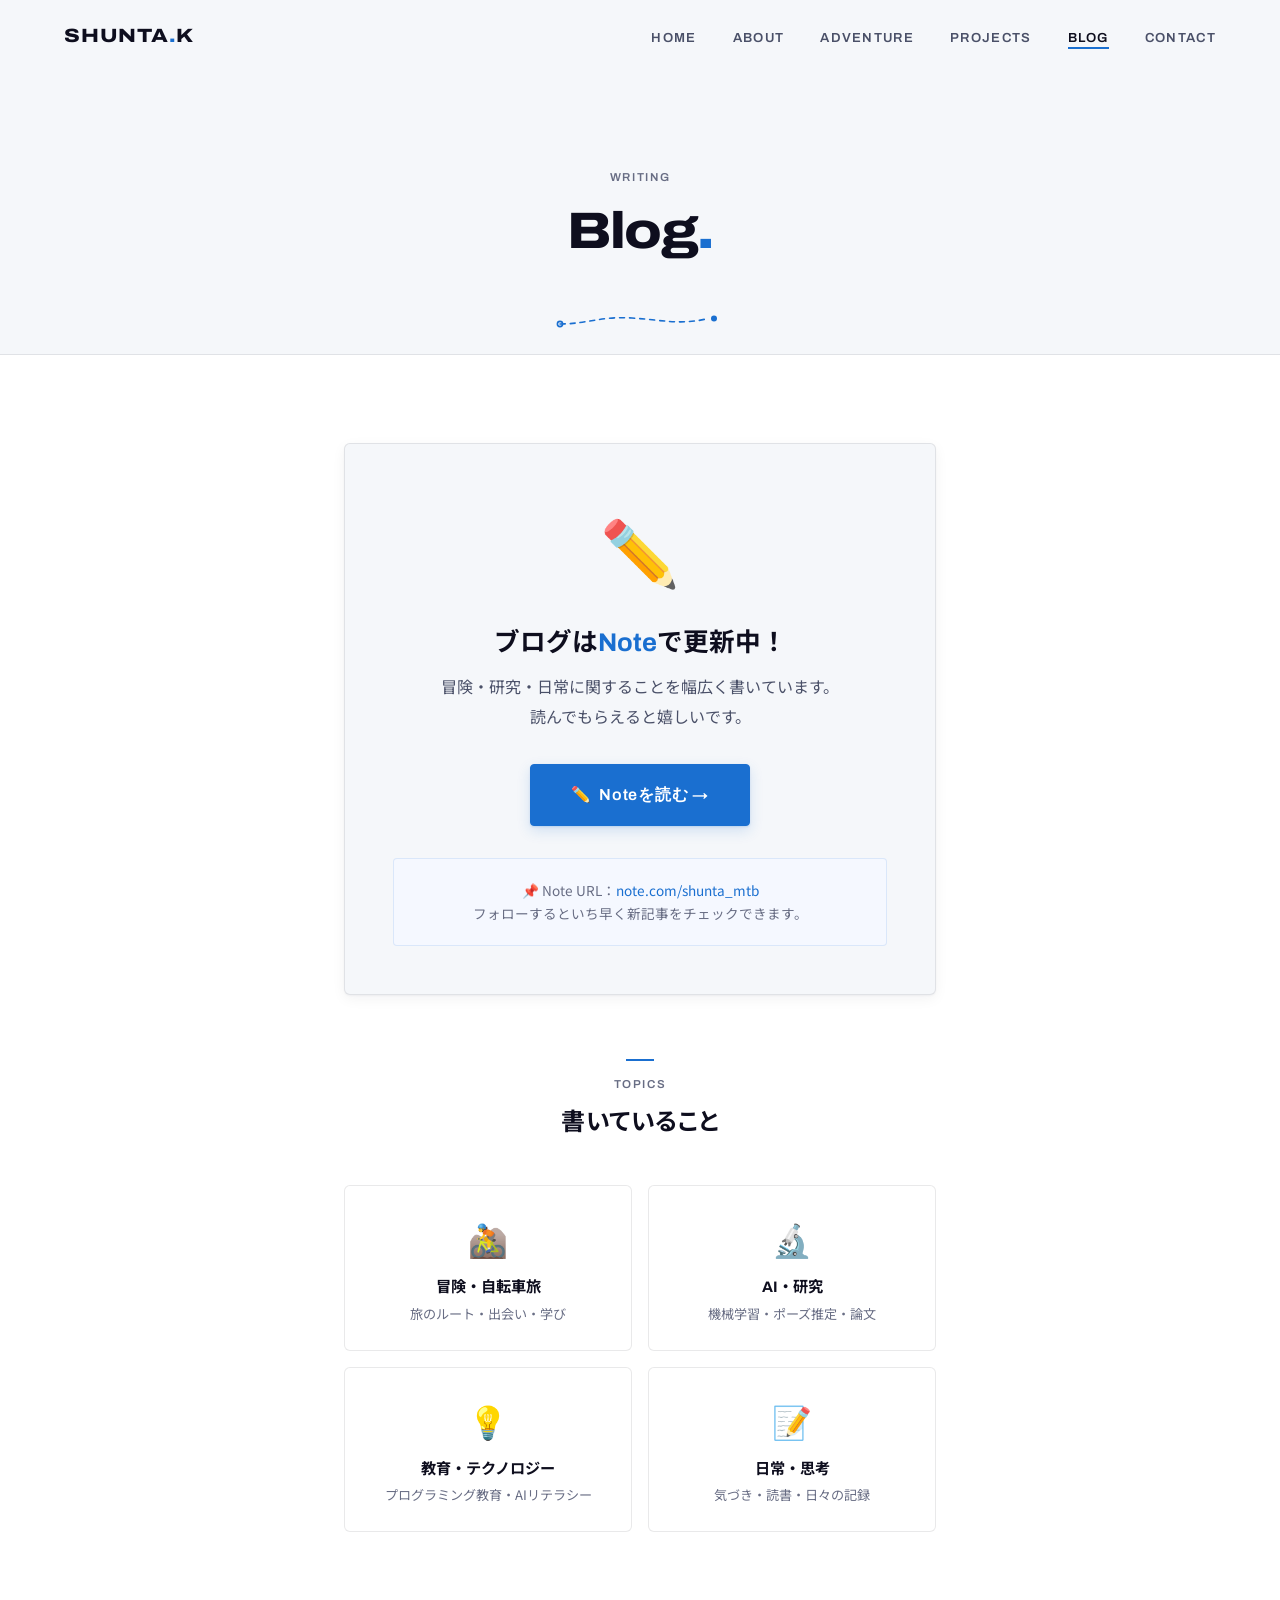
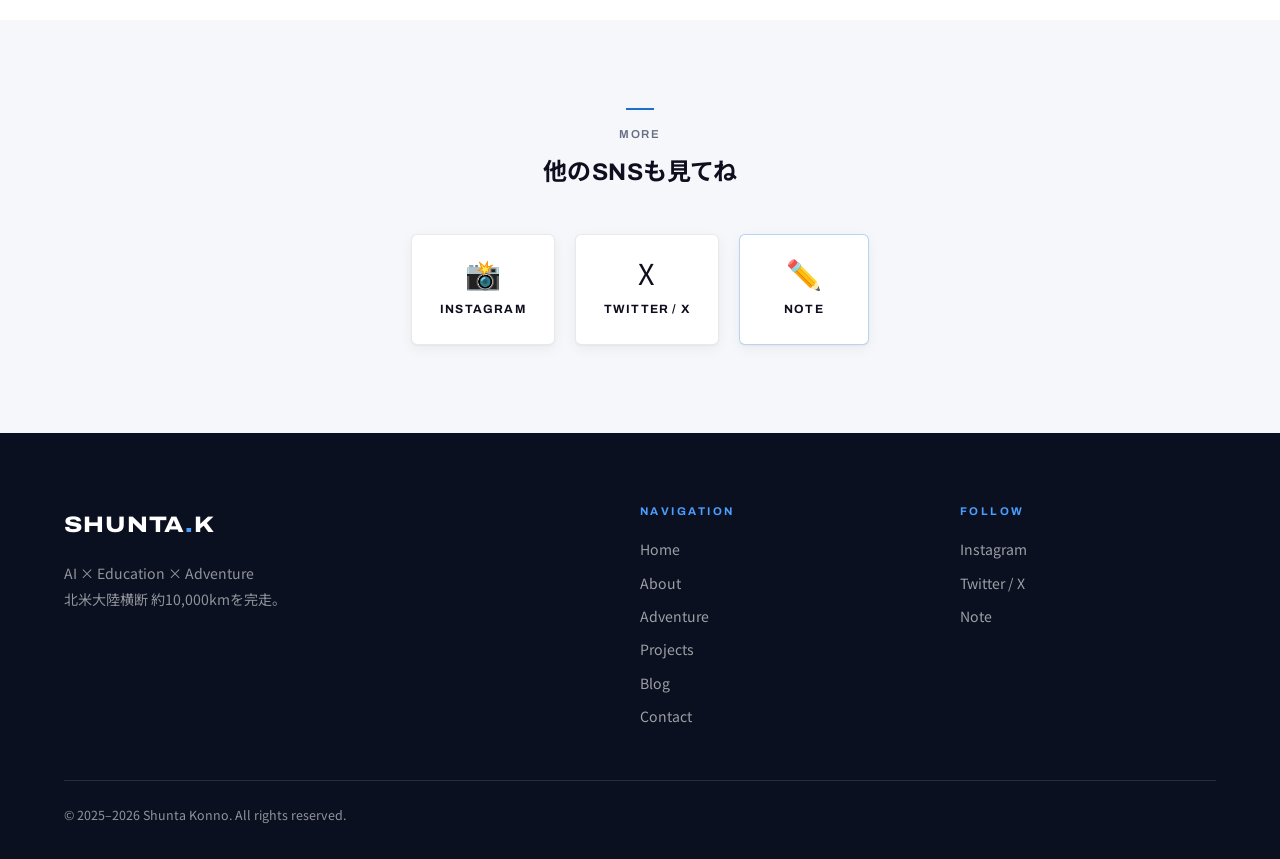
<file: blog.html>
<!DOCTYPE html>
<html lang="ja">
<head>
  <meta charset="UTF-8">
  <meta name="google-site-verification" content="3t5CI1DyYlu0HoJbHAZWPIja4UkBCypZJrowsVczzZc" />
  <meta name="viewport" content="width=device-width, initial-scale=1.0">
  <meta name="description" content="今野駿太のブログ。冒険・研究・日常をNoteで発信中。">
  <title>Blog — Shunta Konno</title>
  <link rel="canonical" href="https://shunta-tf.github.io/my-website/blog.html">
  <meta property="og:type" content="website">
  <meta property="og:site_name" content="Shunta Konno">
  <meta property="og:locale" content="ja_JP">
  <meta property="og:title" content="Blog — 今野駿太 Shunta Konno">
  <meta property="og:description" content="今野駿太のブログ。冒険・研究・日常をNoteで発信中。">
  <meta property="og:url" content="https://shunta-tf.github.io/my-website/blog.html">
  <meta property="og:image" content="https://shunta-tf.github.io/my-website/images/hero/01.jpg">
  <meta name="twitter:card" content="summary_large_image">
  <meta name="twitter:title" content="Blog — 今野駿太 Shunta Konno">
  <meta name="twitter:description" content="今野駿太のブログ。冒険・研究・日常をNoteで発信中。">
  <meta name="twitter:image" content="https://shunta-tf.github.io/my-website/images/hero/01.jpg">
  <link rel="preconnect" href="https://fonts.googleapis.com">
  <link rel="preconnect" href="https://fonts.gstatic.com" crossorigin>
  <link href="https://fonts.googleapis.com/css2?family=Archivo:wdth,wght@100..125,400..800&family=Noto+Sans+JP:wght@400;500;700&display=swap" rel="stylesheet">
  <link rel="icon" type="image/svg+xml" href="favicon.svg">
  <link rel="icon" type="image/png" sizes="180x180" href="apple-touch-icon.png">
  <link rel="apple-touch-icon" href="apple-touch-icon.png">
  <link rel="stylesheet" href="css/style.css">
  <style>
    .blog-topics {
      display: grid;
      grid-template-columns: repeat(auto-fill, minmax(220px, 1fr));
      gap: 1rem;
      margin-top: 3rem;
    }
    .blog-topic {
      background: var(--bg-card);
      border: 1px solid var(--border);
      border-radius: var(--radius);
      padding: 1.5rem;
      text-align: center;
      transition: var(--t);
    }
    .blog-topic:hover {
      border-color: var(--border-hover);
      transform: translateY(-4px);
      box-shadow: var(--shadow-hover);
    }
    .blog-topic .topic-icon { font-size: 2rem; margin-bottom: 0.75rem; }
    .blog-topic h4 { font-size: 0.95rem; margin-bottom: 0.4rem; }
    .blog-topic p { font-size: 0.82rem; color: var(--text-muted); }
  </style>
</head>
<body>

<a href="#main" class="skip-link">本文へスキップ</a>

<!-- ========== HEADER ========== -->
<header class="header">
  <nav class="nav">
    <a href="index.html" class="nav-logo">SHUNTA<span>.</span>K</a>
    <ul class="nav-links">
      <li><a href="index.html">Home</a></li>
      <li><a href="about.html">About</a></li>
      <li><a href="adventure.html">Adventure</a></li>
      <li><a href="projects.html">Projects</a></li>
      <li><a href="blog.html">Blog</a></li>
      <li><a href="contact.html">Contact</a></li>
    </ul>
    <button class="nav-hamburger" aria-label="メニューを開く" aria-expanded="false" aria-controls="mobile-nav">
      <span></span><span></span><span></span>
    </button>
  </nav>
</header>
<nav class="nav-mobile" id="mobile-nav">
  <a href="index.html">Home</a>
  <a href="about.html">About</a>
  <a href="adventure.html">Adventure</a>
  <a href="projects.html">Projects</a>
  <a href="blog.html">Blog</a>
  <a href="contact.html">Contact</a>
</nav>

<main id="main" tabindex="-1">

<!-- ========== PAGE HERO ========== -->
<section class="page-hero">
  <span class="section-label">Writing</span>
  <h1>Blog<span class="accent">.</span></h1>
</section>

<!-- ========== BLOG NOTE CARD ========== -->
<section class="section">
  <div class="blog-wrap">
    <div class="blog-note-card fade-in">
      <div class="note-icon">✏️</div>
      <h2>ブログは<span class="accent">Note</span>で更新中！</h2>
      <p>
        冒険・研究・日常に関することを幅広く書いています。<br>
        読んでもらえると嬉しいです。
      </p>
      <a href="https://note.com/shunta_mtb" target="_blank" rel="noopener" class="btn btn-primary btn-lg">
        ✏️ &nbsp;Noteを読む →
      </a>
      <div class="blog-tip">
        📌 Note URL：<a href="https://note.com/shunta_mtb" target="_blank" rel="noopener" style="color:var(--accent);">note.com/shunta_mtb</a><br>
        フォローするといち早く新記事をチェックできます。
      </div>
    </div>

    <!-- Topics -->
    <div class="fade-in" style="margin-top:4rem;">
      <div class="section-header" style="margin-bottom:1.5rem;">
        <span class="section-label">Topics</span>
        <h2 class="section-title" style="font-size:1.5rem;">書いていること</h2>
      </div>
      <div class="blog-topics">
        <div class="blog-topic">
          <div class="topic-icon">🚵</div>
          <h4>冒険・自転車旅</h4>
          <p>旅のルート・出会い・学び</p>
        </div>
        <div class="blog-topic">
          <div class="topic-icon">🔬</div>
          <h4>AI・研究</h4>
          <p>機械学習・ポーズ推定・論文</p>
        </div>
        <div class="blog-topic">
          <div class="topic-icon">💡</div>
          <h4>教育・テクノロジー</h4>
          <p>プログラミング教育・AIリテラシー</p>
        </div>
        <div class="blog-topic">
          <div class="topic-icon">📝</div>
          <h4>日常・思考</h4>
          <p>気づき・読書・日々の記録</p>
        </div>
      </div>
    </div>
  </div>
</section>

<!-- ========== OTHER SNS ========== -->
<section class="section bg-alt">
  <div class="container">
    <div class="section-header fade-in">
      <span class="section-label">More</span>
      <h2 class="section-title" style="font-size:1.5rem;">他のSNSも見てね</h2>
    </div>
    <div class="sns-row fade-in">
      <a href="https://www.instagram.com/shunta_mtb/" target="_blank" rel="noopener" class="sns-card">
        <span class="icon" aria-hidden="true">📸</span>
        <span class="label">Instagram</span>
      </a>
      <a href="https://twitter.com/shunta_mtb" target="_blank" rel="noopener" class="sns-card">
        <span class="icon" aria-hidden="true">X</span>
        <span class="label">Twitter / X</span>
      </a>
      <a href="https://note.com/shunta_mtb" target="_blank" rel="noopener" class="sns-card" style="border-color:var(--border-hover);">
        <span class="icon" aria-hidden="true">✏️</span>
        <span class="label">Note</span>
      </a>
    </div>
  </div>
</section>

</main>

<!-- ========== FOOTER ========== -->
<footer class="footer">
  <div class="container footer-inner">
    <div class="footer-grid">
      <div class="footer-brand">
        <a href="index.html" class="nav-logo">SHUNTA<span>.</span>K</a>
        <p>AI × Education × Adventure<br>北米大陸横断 約10,000kmを完走。</p>
      </div>
      <div class="footer-col">
        <h4>Navigation</h4>
        <ul>
          <li><a href="index.html">Home</a></li>
          <li><a href="about.html">About</a></li>
          <li><a href="adventure.html">Adventure</a></li>
          <li><a href="projects.html">Projects</a></li>
          <li><a href="blog.html">Blog</a></li>
          <li><a href="contact.html">Contact</a></li>
        </ul>
      </div>
      <div class="footer-col">
        <h4>Follow</h4>
        <ul>
          <li><a href="https://www.instagram.com/shunta_mtb/" target="_blank" rel="noopener">Instagram</a></li>
          <li><a href="https://twitter.com/shunta_mtb" target="_blank" rel="noopener">Twitter / X</a></li>
          <li><a href="https://note.com/shunta_mtb" target="_blank" rel="noopener">Note</a></li>
        </ul>
      </div>
    </div>
    <div class="footer-bottom">
      <p>© 2025–2026 Shunta Konno. All rights reserved.</p>
    </div>
  </div>
</footer>

<script src="js/main.js"></script>
</body>
</html>
</file>
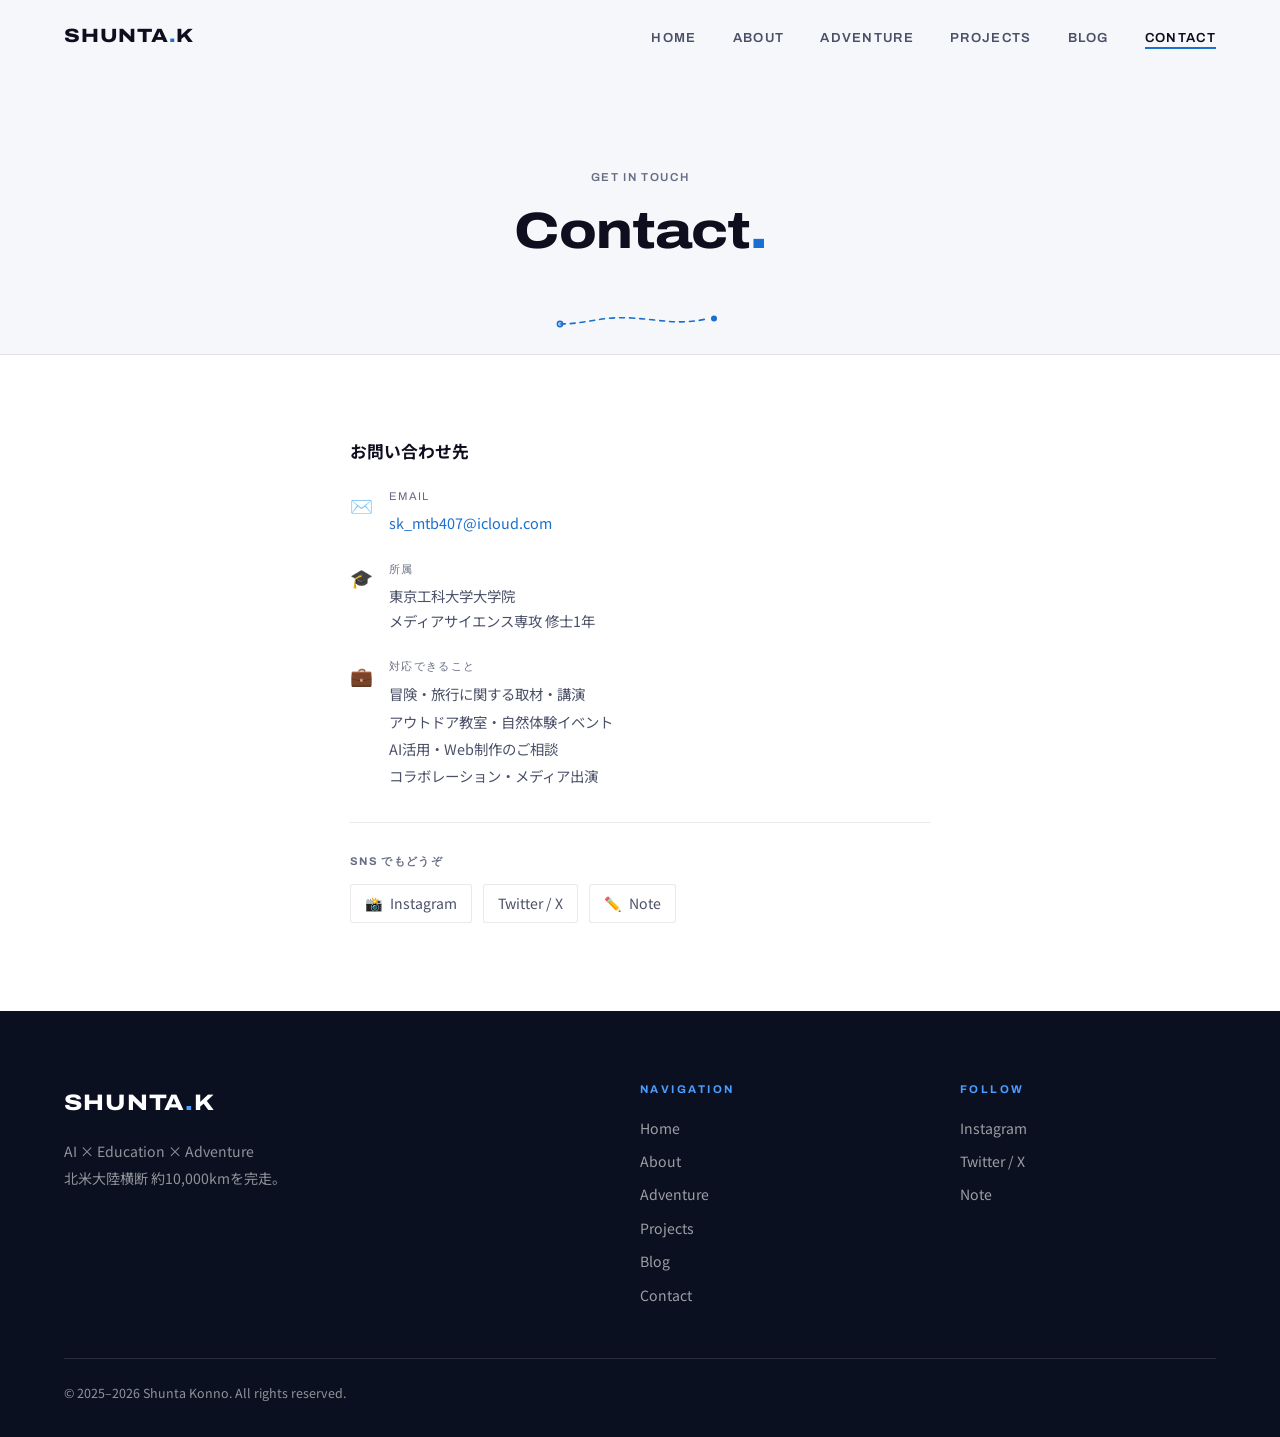
<file: contact.html>
<!DOCTYPE html>
<html lang="ja">
<head>
  <meta charset="UTF-8">
  <meta name="google-site-verification" content="3t5CI1DyYlu0HoJbHAZWPIja4UkBCypZJrowsVczzZc" />
  <meta name="viewport" content="width=device-width, initial-scale=1.0">
  <meta name="description" content="今野駿太へのお問い合わせ。講師依頼・取材・コラボレーションなどお気軽にどうぞ。">
  <title>Contact — Shunta Konno</title>
  <link rel="canonical" href="https://shunta-tf.github.io/my-website/contact.html">
  <meta property="og:type" content="website">
  <meta property="og:site_name" content="Shunta Konno">
  <meta property="og:locale" content="ja_JP">
  <meta property="og:title" content="Contact — 今野駿太 Shunta Konno">
  <meta property="og:description" content="今野駿太へのお問い合わせ。講師依頼・取材・コラボレーションなどお気軽にどうぞ。">
  <meta property="og:url" content="https://shunta-tf.github.io/my-website/contact.html">
  <meta property="og:image" content="https://shunta-tf.github.io/my-website/images/hero/01.jpg">
  <meta name="twitter:card" content="summary_large_image">
  <meta name="twitter:title" content="Contact — 今野駿太 Shunta Konno">
  <meta name="twitter:description" content="今野駿太へのお問い合わせ。講師依頼・取材・コラボレーションなどお気軽にどうぞ。">
  <meta name="twitter:image" content="https://shunta-tf.github.io/my-website/images/hero/01.jpg">
  <link rel="preconnect" href="https://fonts.googleapis.com">
  <link rel="preconnect" href="https://fonts.gstatic.com" crossorigin>
  <link href="https://fonts.googleapis.com/css2?family=Archivo:wdth,wght@100..125,400..800&family=Noto+Sans+JP:wght@400;500;700&display=swap" rel="stylesheet">
  <link rel="icon" type="image/svg+xml" href="favicon.svg">
  <link rel="icon" type="image/png" sizes="180x180" href="apple-touch-icon.png">
  <link rel="apple-touch-icon" href="apple-touch-icon.png">
  <link rel="stylesheet" href="css/style.css">
</head>
<body>

<a href="#main" class="skip-link">本文へスキップ</a>

<!-- ========== HEADER ========== -->
<header class="header">
  <nav class="nav">
    <a href="index.html" class="nav-logo">SHUNTA<span>.</span>K</a>
    <ul class="nav-links">
      <li><a href="index.html">Home</a></li>
      <li><a href="about.html">About</a></li>
      <li><a href="adventure.html">Adventure</a></li>
      <li><a href="projects.html">Projects</a></li>
      <li><a href="blog.html">Blog</a></li>
      <li><a href="contact.html">Contact</a></li>
    </ul>
    <button class="nav-hamburger" aria-label="メニューを開く" aria-expanded="false" aria-controls="mobile-nav">
      <span></span><span></span><span></span>
    </button>
  </nav>
</header>
<nav class="nav-mobile" id="mobile-nav">
  <a href="index.html">Home</a>
  <a href="about.html">About</a>
  <a href="adventure.html">Adventure</a>
  <a href="projects.html">Projects</a>
  <a href="blog.html">Blog</a>
  <a href="contact.html">Contact</a>
</nav>

<main id="main" tabindex="-1">

<!-- ========== PAGE HERO ========== -->
<section class="page-hero">
  <span class="section-label">Get in Touch</span>
  <h1>Contact<span class="accent">.</span></h1>
</section>

<!-- ========== CONTACT SECTION ========== -->
<section class="section">
  <div class="container">
    <div class="contact-grid" style="grid-template-columns:1fr;max-width:580px;margin:0 auto;">

      <!-- Info -->
      <div class="contact-info fade-in">
        <h3>お問い合わせ先</h3>

        <div class="ci-item">
          <span class="ci-icon">✉️</span>
          <div>
            <div class="ci-label">Email</div>
            <div class="ci-val">
              <a href="mailto:sk_mtb407@icloud.com">sk_mtb407@icloud.com</a>
            </div>
          </div>
        </div>

        <div class="ci-item">
          <span class="ci-icon">🎓</span>
          <div>
            <div class="ci-label">所属</div>
            <div class="ci-val">東京工科大学大学院<br>メディアサイエンス専攻 修士1年</div>
          </div>
        </div>

        <div class="ci-item">
          <span class="ci-icon">💼</span>
          <div>
            <div class="ci-label">対応できること</div>
            <div class="ci-val" style="line-height:1.9;">
              冒険・旅行に関する取材・講演<br>
              アウトドア教室・自然体験イベント<br>
              AI活用・Web制作のご相談<br>
              コラボレーション・メディア出演
            </div>
          </div>
        </div>

        <div class="contact-sns">
          <h4>SNS でもどうぞ</h4>
          <div class="sns-pill-row">
            <a href="https://www.instagram.com/shunta_mtb/" target="_blank" rel="noopener" class="sns-pill">
              <span aria-hidden="true">📸</span> Instagram
            </a>
            <a href="https://twitter.com/shunta_mtb" target="_blank" rel="noopener" class="sns-pill">
              Twitter / X
            </a>
            <a href="https://note.com/shunta_mtb" target="_blank" rel="noopener" class="sns-pill">
              <span aria-hidden="true">✏️</span> Note
            </a>
          </div>
        </div>
      </div>

    </div>
  </div>
</section>

</main>

<!-- ========== FOOTER ========== -->
<footer class="footer">
  <div class="container footer-inner">
    <div class="footer-grid">
      <div class="footer-brand">
        <a href="index.html" class="nav-logo">SHUNTA<span>.</span>K</a>
        <p>AI × Education × Adventure<br>北米大陸横断 約10,000kmを完走。</p>
      </div>
      <div class="footer-col">
        <h4>Navigation</h4>
        <ul>
          <li><a href="index.html">Home</a></li>
          <li><a href="about.html">About</a></li>
          <li><a href="adventure.html">Adventure</a></li>
          <li><a href="projects.html">Projects</a></li>
          <li><a href="blog.html">Blog</a></li>
          <li><a href="contact.html">Contact</a></li>
        </ul>
      </div>
      <div class="footer-col">
        <h4>Follow</h4>
        <ul>
          <li><a href="https://www.instagram.com/shunta_mtb/" target="_blank" rel="noopener">Instagram</a></li>
          <li><a href="https://twitter.com/shunta_mtb" target="_blank" rel="noopener">Twitter / X</a></li>
          <li><a href="https://note.com/shunta_mtb" target="_blank" rel="noopener">Note</a></li>
        </ul>
      </div>
    </div>
    <div class="footer-bottom">
      <p>© 2025–2026 Shunta Konno. All rights reserved.</p>
    </div>
  </div>
</footer>

<script src="js/main.js"></script>
</body>
</html>
</file>
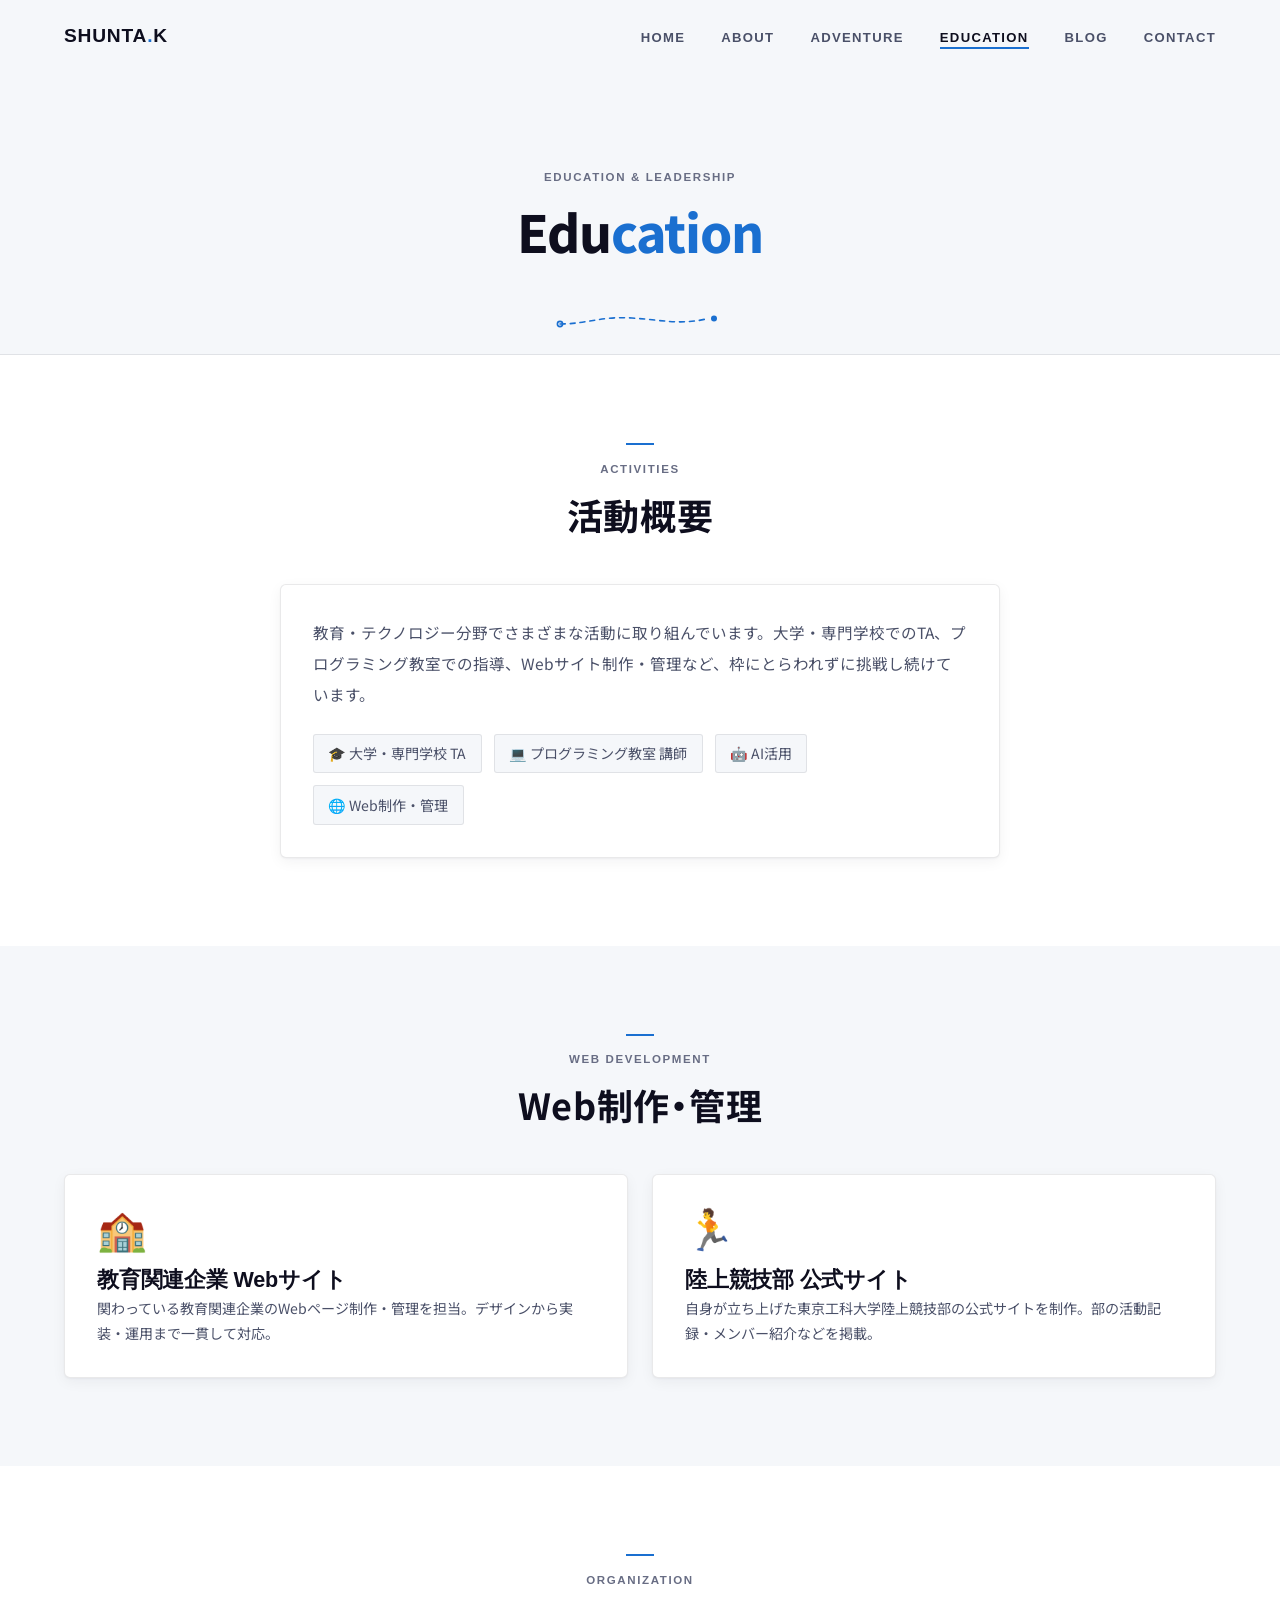
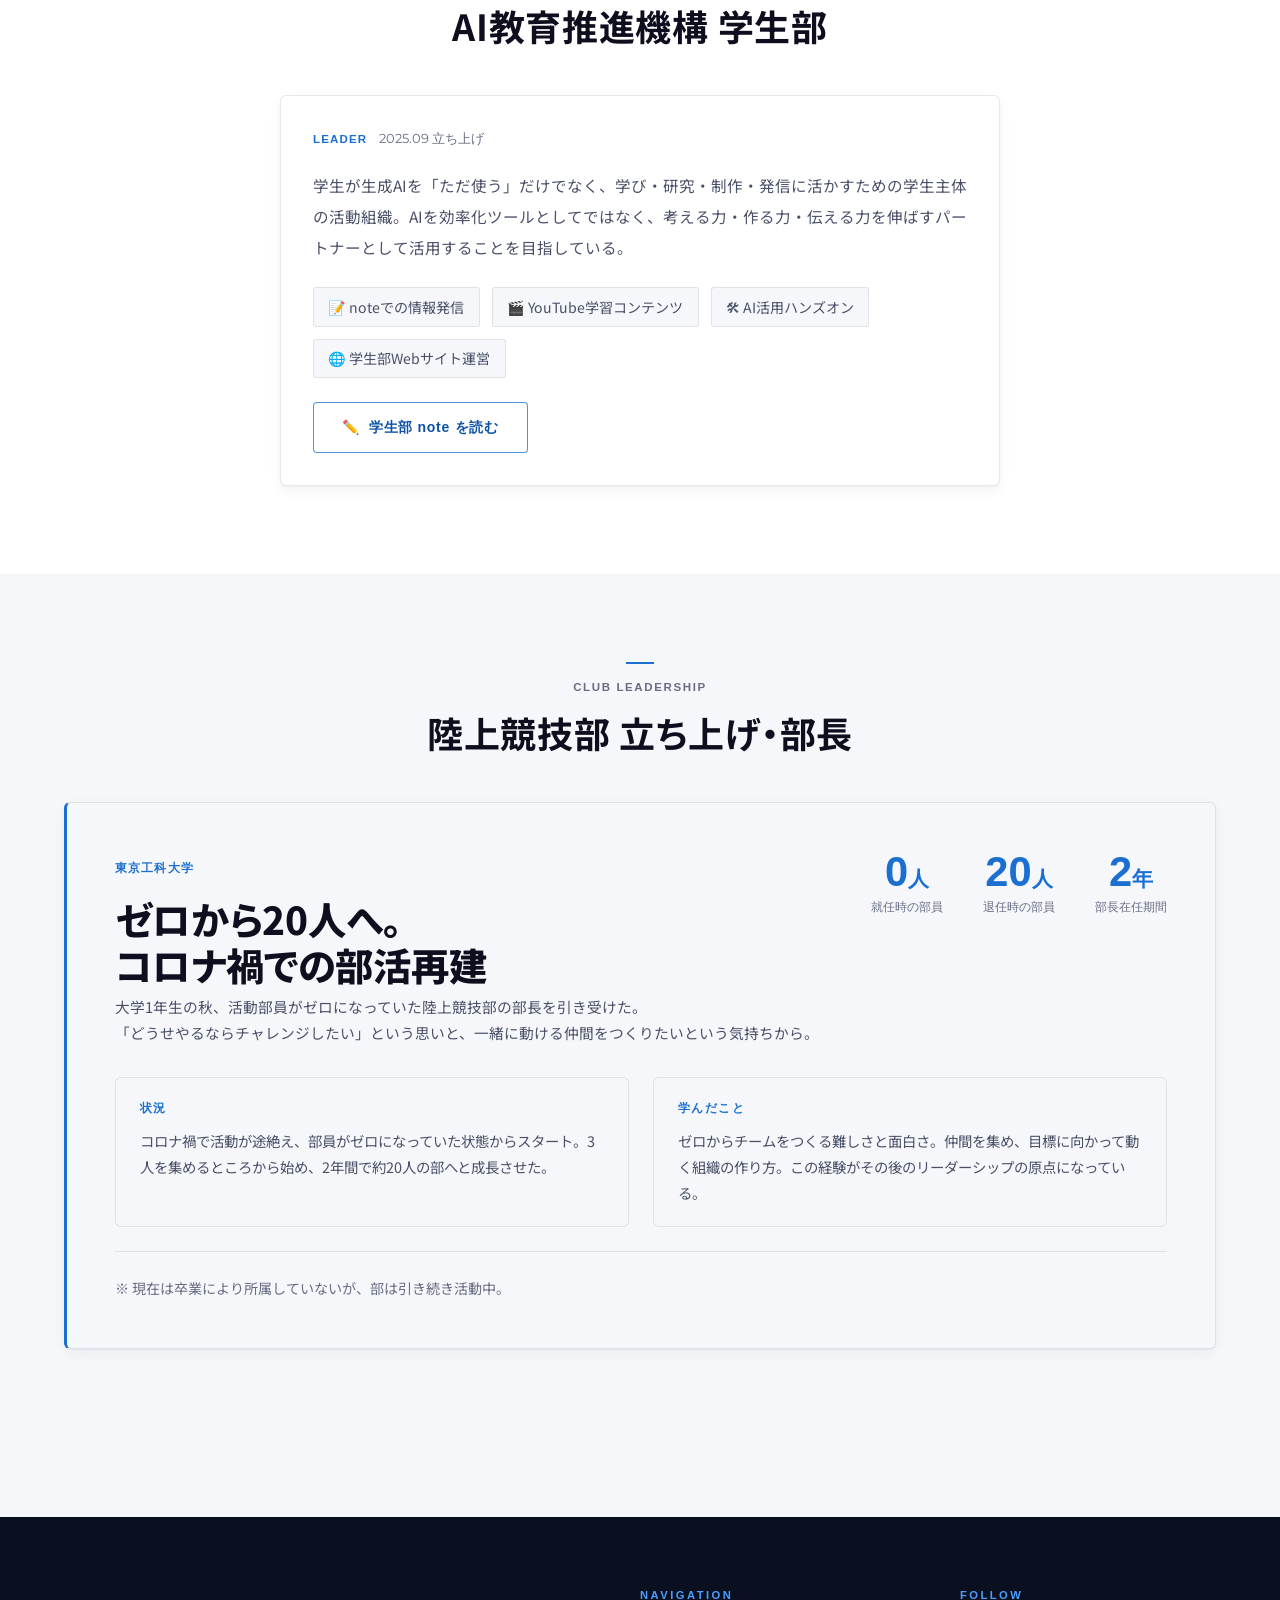
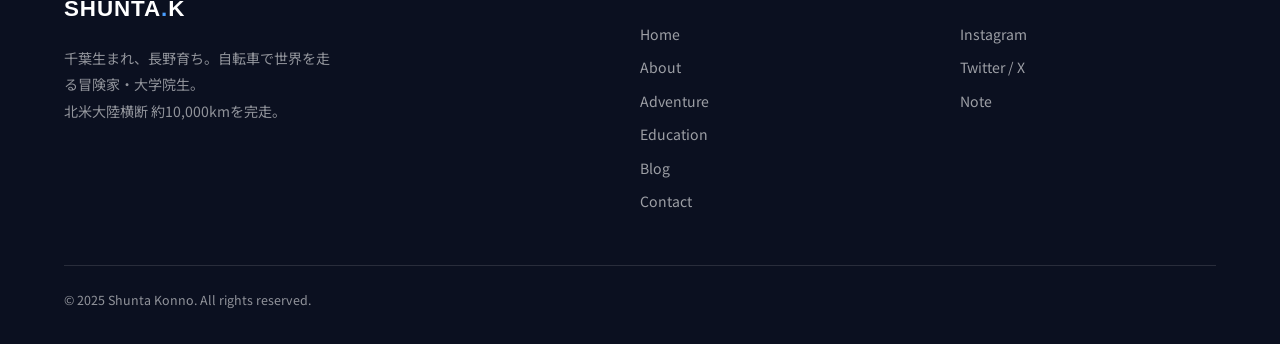
<file: education.html>
<!DOCTYPE html>
<html lang="ja">
<head>
  <meta charset="UTF-8">
  <meta name="viewport" content="width=device-width, initial-scale=1.0">
  <meta name="description" content="今野駿太の教育活動。プログラミング・AI講師、AI教育推進機構学生部立ち上げ、東京工科大学陸上競技部の再建など。">
  <title>Education — Shunta Konno</title>
  <link rel="preconnect" href="https://fonts.googleapis.com">
  <link rel="preconnect" href="https://fonts.gstatic.com" crossorigin>
  <link href="https://fonts.googleapis.com/css2?family=Montserrat:wght@400;500;600;700;800&family=Noto+Sans+JP:wght@400;500;700&display=swap" rel="stylesheet">
  <link rel="stylesheet" href="css/style.css">
</head>
<body>

<!-- ========== HEADER ========== -->
<header class="header">
  <nav class="nav">
    <a href="index.html" class="nav-logo">SHUNTA<span>.</span>K</a>
    <ul class="nav-links">
      <li><a href="index.html">Home</a></li>
      <li><a href="about.html">About</a></li>
      <li><a href="adventure.html">Adventure</a></li>
      <li><a href="education.html">Education</a></li>
      <li><a href="blog.html">Blog</a></li>
      <li><a href="contact.html">Contact</a></li>
    </ul>
    <button class="nav-hamburger" aria-label="メニュー">
      <span></span><span></span><span></span>
    </button>
  </nav>
</header>
<nav class="nav-mobile">
  <a href="index.html">Home</a>
  <a href="about.html">About</a>
  <a href="adventure.html">Adventure</a>
  <a href="education.html">Education</a>
  <a href="blog.html">Blog</a>
  <a href="contact.html">Contact</a>
</nav>

<!-- ========== PAGE HERO ========== -->
<section class="page-hero">
  <span class="section-label">Education &amp; Leadership</span>
  <h1>Edu<span class="accent">cation</span></h1>
</section>

<!-- ========== 活動概要 ========== -->
<section class="section">
  <div class="container">
    <div class="section-header fade-in">
      <span class="section-label">Activities</span>
      <h2 class="section-title">活動概要</h2>
    </div>

    <div class="card fade-in" style="max-width:720px;margin:0 auto;">
      <p style="color:var(--text-secondary);font-size:0.97rem;line-height:2;margin-bottom:1.5rem;">
        教育・テクノロジー分野でさまざまな活動に取り組んでいます。大学・専門学校でのTA、プログラミング教室での指導、Webサイト制作・管理など、枠にとらわれずに挑戦し続けています。
      </p>
      <div class="hobby-list" style="justify-content:flex-start;">
        <span class="hobby-tag">🎓 大学・専門学校 TA</span>
        <span class="hobby-tag">💻 プログラミング教室 講師</span>
        <span class="hobby-tag">🤖 AI活用</span>
        <span class="hobby-tag">🌐 Web制作・管理</span>
      </div>
    </div>
  </div>
</section>

<!-- ========== Web制作 ========== -->
<section class="section bg-alt">
  <div class="container">
    <div class="section-header fade-in">
      <span class="section-label">Web Development</span>
      <h2 class="section-title">Web制作・管理</h2>
    </div>

    <div class="activity-grid fade-in" style="grid-template-columns: repeat(2,1fr);">

      <div class="card activity-card fd1">
        <span class="activity-icon">🏫</span>
        <h3>教育関連企業 Webサイト</h3>
        <p>関わっている教育関連企業のWebページ制作・管理を担当。デザインから実装・運用まで一貫して対応。</p>
      </div>

      <div class="card activity-card fd2">
        <span class="activity-icon">🏃</span>
        <h3>陸上競技部 公式サイト</h3>
        <p>自身が立ち上げた東京工科大学陸上競技部の公式サイトを制作。部の活動記録・メンバー紹介などを掲載。</p>
      </div>

    </div>
  </div>
</section>

<!-- ========== AI教育推進機構 ========== -->
<section class="section">
  <div class="container">
    <div class="section-header fade-in">
      <span class="section-label">Organization</span>
      <h2 class="section-title">AI教育推進機構 学生部</h2>
    </div>

    <div class="card fade-in" style="max-width:720px;margin:0 auto;">
      <div style="display:flex;align-items:center;gap:0.75rem;margin-bottom:1.25rem;flex-wrap:wrap;">
        <span class="mp-badge">LEADER</span>
        <span style="font-size:0.8rem;color:var(--text-muted);font-family:'Montserrat',sans-serif;">2025.09 立ち上げ</span>
      </div>
      <p style="color:var(--text-secondary);font-size:0.97rem;line-height:2;margin-bottom:1.5rem;">
        学生が生成AIを「ただ使う」だけでなく、学び・研究・制作・発信に活かすための学生主体の活動組織。AIを効率化ツールとしてではなく、考える力・作る力・伝える力を伸ばすパートナーとして活用することを目指している。
      </p>
      <div class="hobby-list" style="justify-content:flex-start;margin-bottom:1.5rem;">
        <span class="hobby-tag">📝 noteでの情報発信</span>
        <span class="hobby-tag">🎬 YouTube学習コンテンツ</span>
        <span class="hobby-tag">🛠 AI活用ハンズオン</span>
        <span class="hobby-tag">🌐 学生部Webサイト運営</span>
      </div>
      <a href="https://note.com/ai_re_stu" target="_blank" rel="noopener" class="btn btn-outline">
        ✏️ &nbsp;学生部 note を読む
      </a>
    </div>
  </div>
</section>

<!-- ========== 陸上競技部 ========== -->
<section class="section bg-alt">
  <div class="container">
    <div class="section-header fade-in">
      <span class="section-label">Club Leadership</span>
      <h2 class="section-title">陸上競技部 立ち上げ・部長</h2>
    </div>

    <div class="main-project fade-in">
      <div class="mp-head">
        <div>
          <span class="mp-badge">東京工科大学</span>
          <h2 class="mp-title" style="margin-top:1rem;">ゼロから20人へ。<br>コロナ禍での部活再建</h2>
          <p class="mp-sub">大学1年生の秋、活動部員がゼロになっていた陸上競技部の部長を引き受けた。<br>「どうせやるならチャレンジしたい」という思いと、一緒に動ける仲間をつくりたいという気持ちから。</p>
        </div>
        <div class="mp-stats">
          <div class="stat">
            <div class="stat-val">0<span style="font-size:0.5em;">人</span></div>
            <div class="stat-lbl">就任時の部員</div>
          </div>
          <div class="stat">
            <div class="stat-val">20<span style="font-size:0.5em;">人</span></div>
            <div class="stat-lbl">退任時の部員</div>
          </div>
          <div class="stat">
            <div class="stat-val">2<span style="font-size:0.5em;">年</span></div>
            <div class="stat-lbl">部長在任期間</div>
          </div>
        </div>
      </div>

      <div class="edu-detail-grid" style="display:grid;grid-template-columns:1fr 1fr;gap:1.5rem;margin-top:2rem;">
        <div class="edu-detail-item">
          <div class="edu-detail-label">状況</div>
          <p>コロナ禍で活動が途絶え、部員がゼロになっていた状態からスタート。3人を集めるところから始め、2年間で約20人の部へと成長させた。</p>
        </div>
        <div class="edu-detail-item">
          <div class="edu-detail-label">学んだこと</div>
          <p>ゼロからチームをつくる難しさと面白さ。仲間を集め、目標に向かって動く組織の作り方。この経験がその後のリーダーシップの原点になっている。</p>
        </div>
      </div>

      <div style="margin-top:1.5rem;padding-top:1.5rem;border-top:1px solid var(--border);">
        <p style="font-size:0.88rem;color:var(--text-muted);">※ 現在は卒業により所属していないが、部は引き続き活動中。</p>
      </div>
    </div>
  </div>
</section>

<!-- ========== FOOTER ========== -->
<footer class="footer">
  <div class="container footer-inner">
    <div class="footer-grid">
      <div class="footer-brand">
        <a href="index.html" class="nav-logo">SHUNTA<span>.</span>K</a>
        <p>千葉生まれ、長野育ち。自転車で世界を走る冒険家・大学院生。<br>北米大陸横断 約10,000kmを完走。</p>
      </div>
      <div class="footer-col">
        <h4>Navigation</h4>
        <ul>
          <li><a href="index.html">Home</a></li>
          <li><a href="about.html">About</a></li>
          <li><a href="adventure.html">Adventure</a></li>
          <li><a href="education.html">Education</a></li>
          <li><a href="blog.html">Blog</a></li>
          <li><a href="contact.html">Contact</a></li>
        </ul>
      </div>
      <div class="footer-col">
        <h4>Follow</h4>
        <ul>
          <li><a href="https://www.instagram.com/shunta_mtb/" target="_blank" rel="noopener">Instagram</a></li>
          <li><a href="https://twitter.com/shunta_mtb" target="_blank" rel="noopener">Twitter / X</a></li>
          <li><a href="https://note.com/shunta_mtb" target="_blank" rel="noopener">Note</a></li>
        </ul>
      </div>
    </div>
    <div class="footer-bottom">
      <p>© 2025 Shunta Konno. All rights reserved.</p>
    </div>
  </div>
</footer>

<script src="js/main.js"></script>
</body>
</html>
</file>
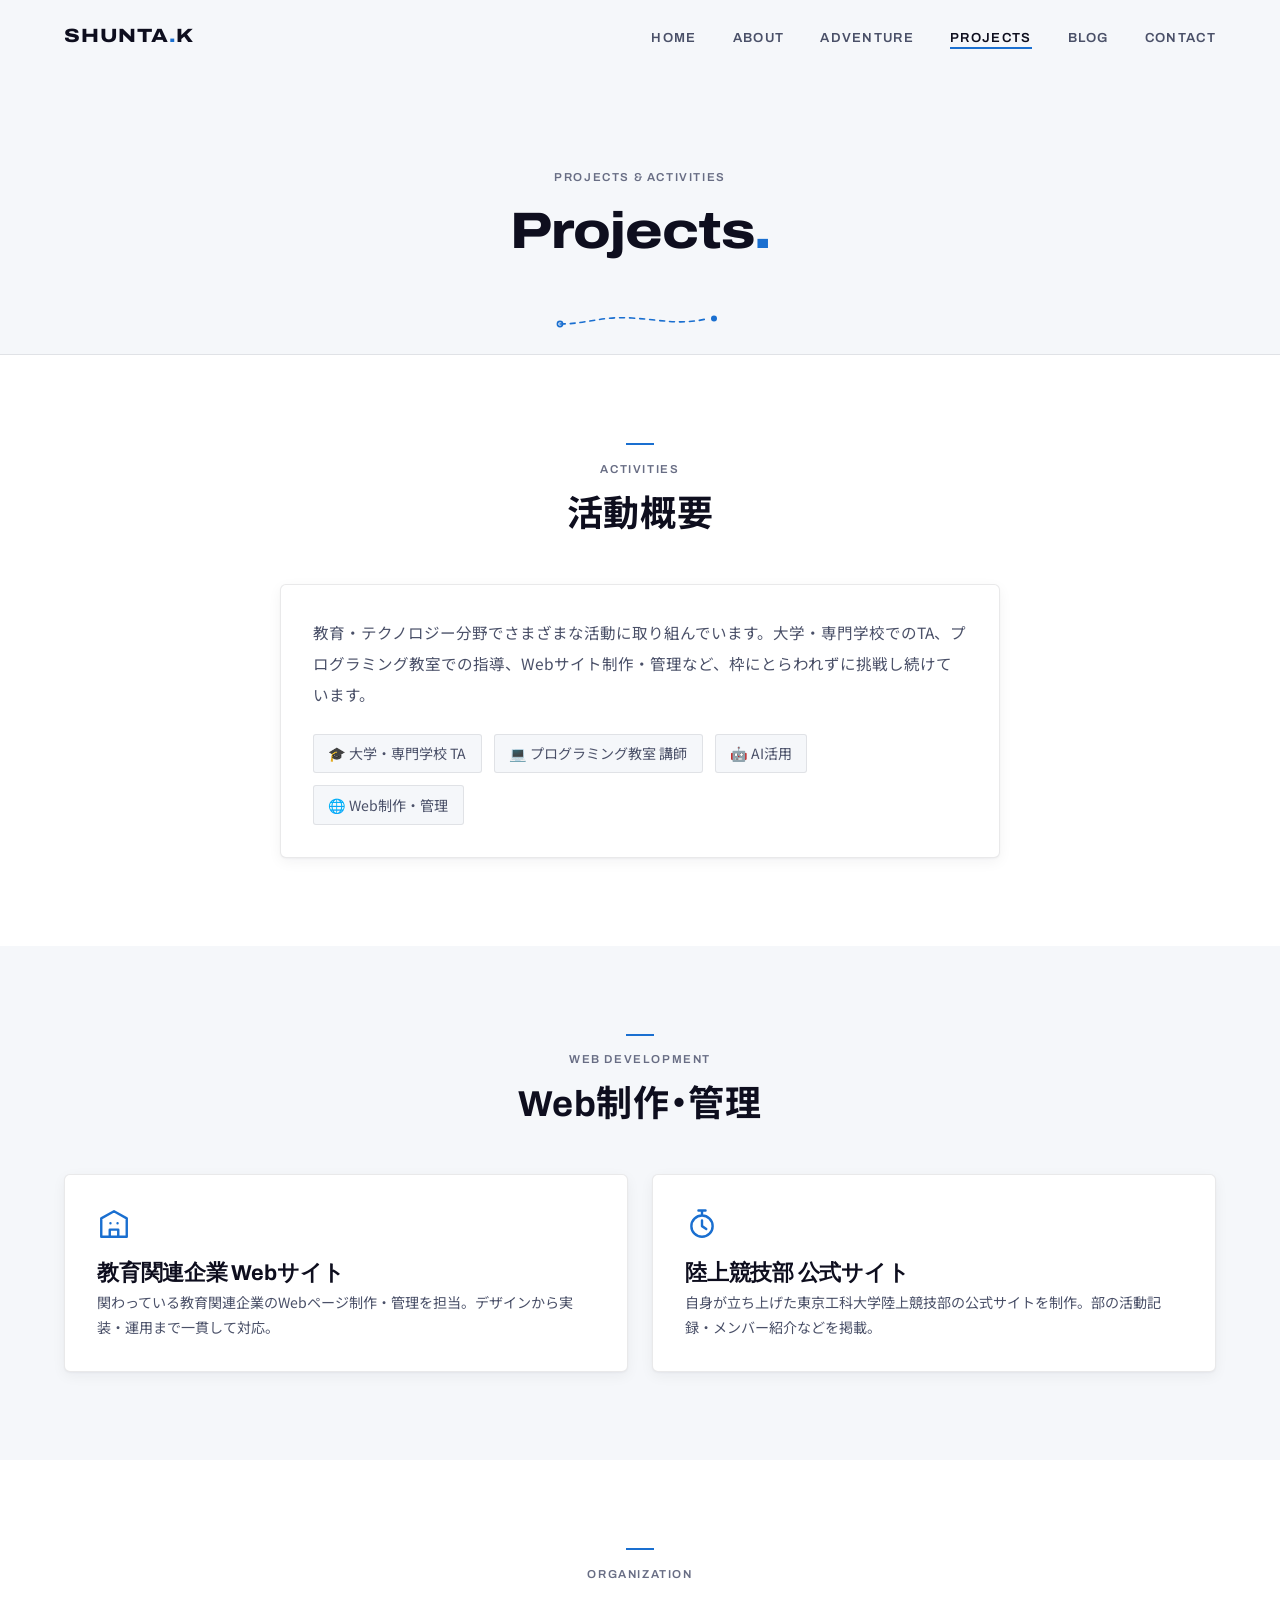
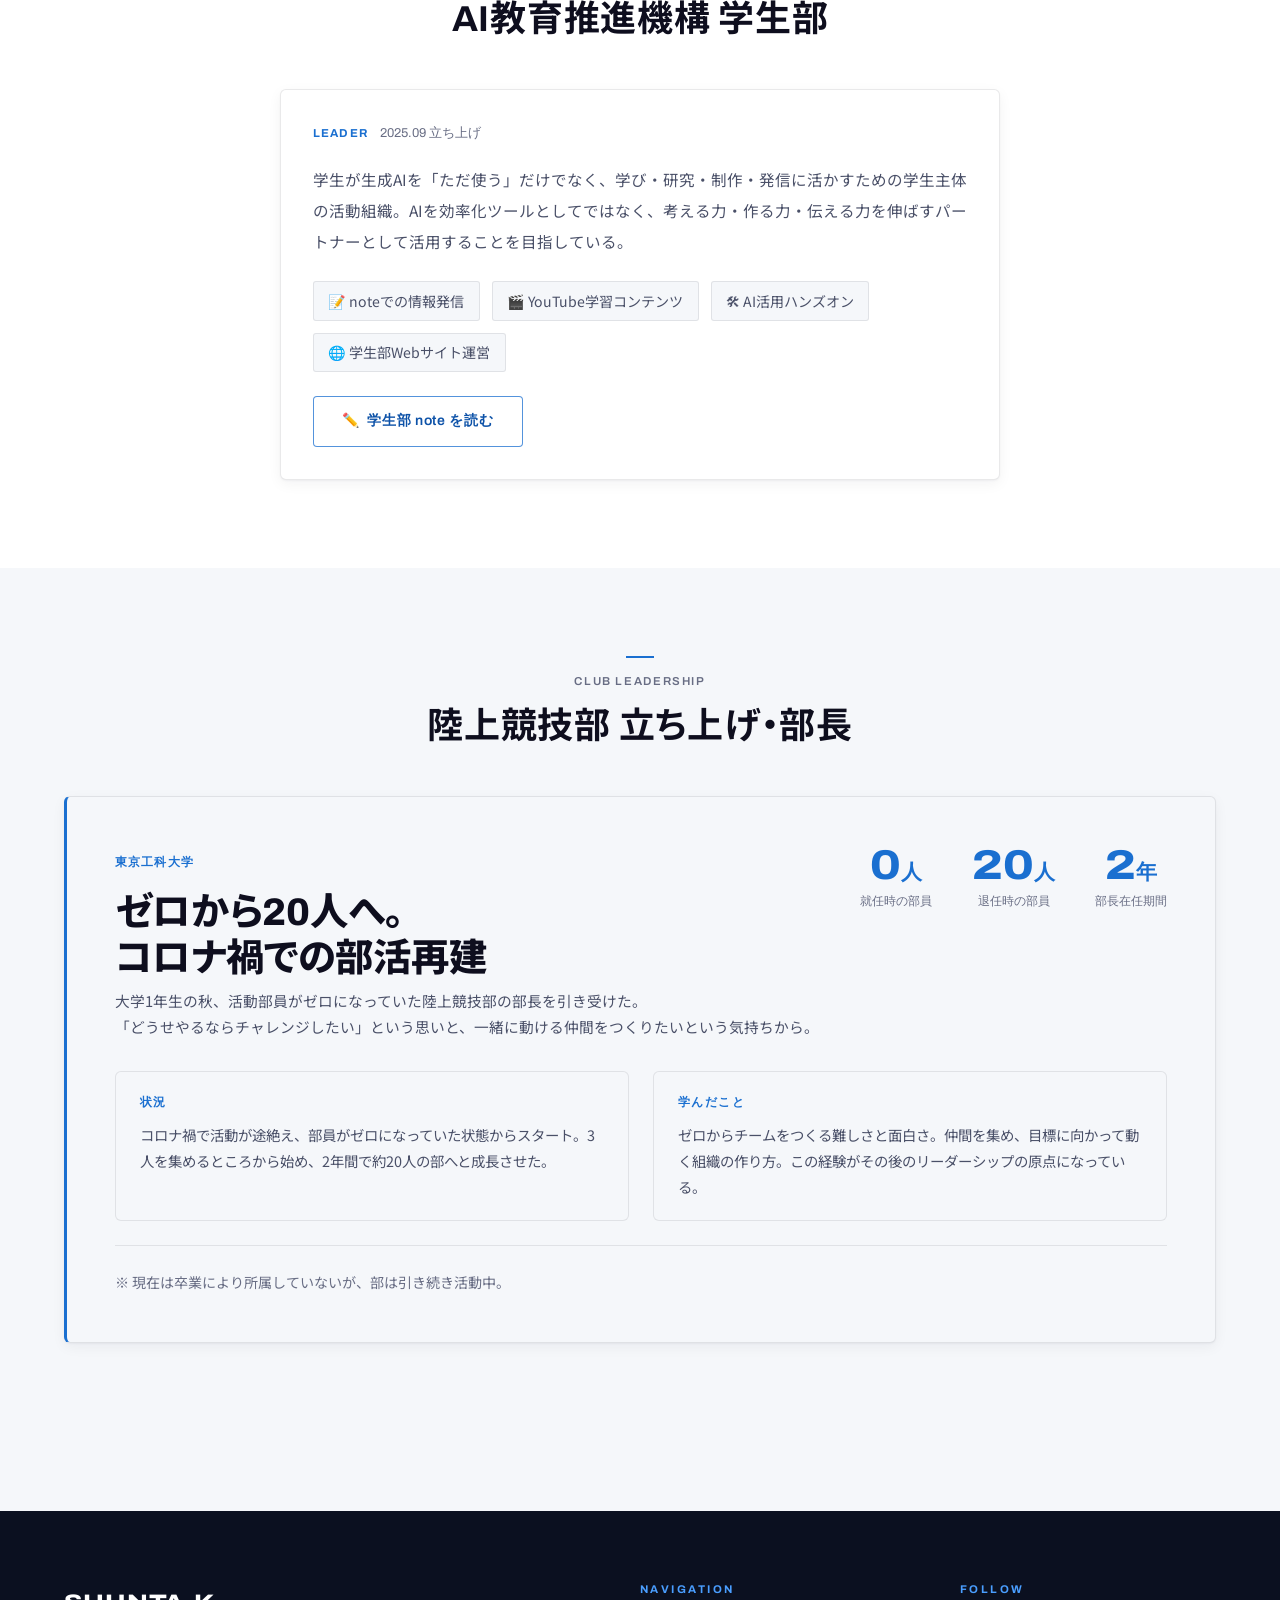
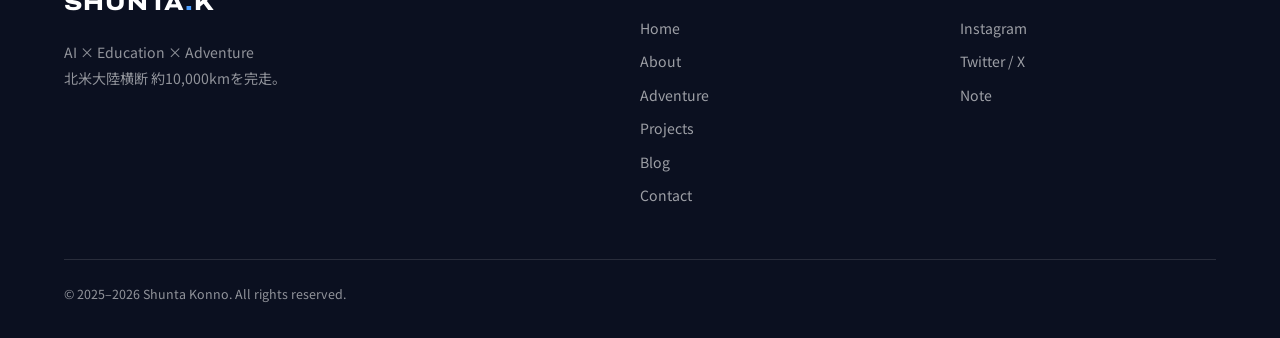
<file: projects.html>
<!DOCTYPE html>
<html lang="ja">
<head>
  <meta charset="UTF-8">
  <meta name="google-site-verification" content="3t5CI1DyYlu0HoJbHAZWPIja4UkBCypZJrowsVczzZc" />
  <meta name="viewport" content="width=device-width, initial-scale=1.0">
  <meta name="description" content="今野駿太のプロジェクト。Web制作、AI教育推進機構学生部立ち上げ、東京工科大学陸上競技部の再建など。">
  <title>Projects — Shunta Konno</title>
  <link rel="canonical" href="https://shunta-tf.github.io/my-website/projects.html">
  <meta property="og:type" content="website">
  <meta property="og:site_name" content="Shunta Konno">
  <meta property="og:locale" content="ja_JP">
  <meta property="og:title" content="Projects — 今野駿太 Shunta Konno">
  <meta property="og:description" content="今野駿太のプロジェクト。Web制作、AI教育推進機構学生部立ち上げ、東京工科大学陸上競技部の再建など。">
  <meta property="og:url" content="https://shunta-tf.github.io/my-website/projects.html">
  <meta property="og:image" content="https://shunta-tf.github.io/my-website/images/hero/01.jpg">
  <meta name="twitter:card" content="summary_large_image">
  <meta name="twitter:title" content="Projects — 今野駿太 Shunta Konno">
  <meta name="twitter:description" content="今野駿太のプロジェクト。Web制作、AI教育推進機構学生部立ち上げ、東京工科大学陸上競技部の再建など。">
  <meta name="twitter:image" content="https://shunta-tf.github.io/my-website/images/hero/01.jpg">
  <link rel="preconnect" href="https://fonts.googleapis.com">
  <link rel="preconnect" href="https://fonts.gstatic.com" crossorigin>
  <link href="https://fonts.googleapis.com/css2?family=Archivo:wdth,wght@100..125,400..800&family=Noto+Sans+JP:wght@400;500;700&display=swap" rel="stylesheet">
  <link rel="icon" type="image/svg+xml" href="favicon.svg">
  <link rel="icon" type="image/png" sizes="180x180" href="apple-touch-icon.png">
  <link rel="apple-touch-icon" href="apple-touch-icon.png">
  <link rel="stylesheet" href="css/style.css">
</head>
<body>

<a href="#main" class="skip-link">本文へスキップ</a>

<!-- ========== HEADER ========== -->
<header class="header">
  <nav class="nav">
    <a href="index.html" class="nav-logo">SHUNTA<span>.</span>K</a>
    <ul class="nav-links">
      <li><a href="index.html">Home</a></li>
      <li><a href="about.html">About</a></li>
      <li><a href="adventure.html">Adventure</a></li>
      <li><a href="projects.html">Projects</a></li>
      <li><a href="blog.html">Blog</a></li>
      <li><a href="contact.html">Contact</a></li>
    </ul>
    <button class="nav-hamburger" aria-label="メニューを開く" aria-expanded="false" aria-controls="mobile-nav">
      <span></span><span></span><span></span>
    </button>
  </nav>
</header>
<nav class="nav-mobile" id="mobile-nav">
  <a href="index.html">Home</a>
  <a href="about.html">About</a>
  <a href="adventure.html">Adventure</a>
  <a href="projects.html">Projects</a>
  <a href="blog.html">Blog</a>
  <a href="contact.html">Contact</a>
</nav>

<main id="main" tabindex="-1">

<!-- ========== PAGE HERO ========== -->
<section class="page-hero">
  <span class="section-label">Projects &amp; Activities</span>
  <h1>Projects<span class="accent">.</span></h1>
</section>

<!-- ========== 活動概要 ========== -->
<section class="section">
  <div class="container">
    <div class="section-header fade-in">
      <span class="section-label">Activities</span>
      <h2 class="section-title">活動概要</h2>
    </div>

    <div class="card fade-in" style="max-width:720px;margin:0 auto;">
      <p style="color:var(--text-secondary);font-size:0.97rem;line-height:2;margin-bottom:1.5rem;">
        教育・テクノロジー分野でさまざまな活動に取り組んでいます。大学・専門学校でのTA、プログラミング教室での指導、Webサイト制作・管理など、枠にとらわれずに挑戦し続けています。
      </p>
      <div class="hobby-list" style="justify-content:flex-start;">
        <span class="hobby-tag">🎓 大学・専門学校 TA</span>
        <span class="hobby-tag">💻 プログラミング教室 講師</span>
        <span class="hobby-tag">🤖 AI活用</span>
        <span class="hobby-tag">🌐 Web制作・管理</span>
      </div>
    </div>
  </div>
</section>

<!-- ========== Web制作 ========== -->
<section class="section bg-alt">
  <div class="container">
    <div class="section-header fade-in">
      <span class="section-label">Web Development</span>
      <h2 class="section-title">Web制作・管理</h2>
    </div>

    <div class="activity-grid activity-grid--2 fade-in">

      <div class="card activity-card fd1">
        <span class="activity-icon" aria-hidden="true">
          <svg viewBox="0 0 24 24" fill="none" stroke="currentColor" stroke-width="1.7" stroke-linecap="round" stroke-linejoin="round" focusable="false">
            <path d="M3 21 V8 l9 -5 9 5 v13 M3 21 h18 M9 21 v-5 h6 v5"/>
            <path d="M9.5 11.5 h0.01 M14.5 11.5 h0.01"/>
          </svg>
        </span>
        <h3>教育関連企業 Webサイト</h3>
        <p>関わっている教育関連企業のWebページ制作・管理を担当。デザインから実装・運用まで一貫して対応。</p>
      </div>

      <div class="card activity-card fd2">
        <span class="activity-icon" aria-hidden="true">
          <svg viewBox="0 0 24 24" fill="none" stroke="currentColor" stroke-width="1.7" stroke-linecap="round" stroke-linejoin="round" focusable="false">
            <circle cx="12" cy="13.5" r="7.5"/>
            <path d="M12 9.5 v4 l3 2 M9.5 2.5 h5 M12 2.5 v2.5"/>
          </svg>
        </span>
        <h3>陸上競技部 公式サイト</h3>
        <p>自身が立ち上げた東京工科大学陸上競技部の公式サイトを制作。部の活動記録・メンバー紹介などを掲載。</p>
      </div>

    </div>
  </div>
</section>

<!-- ========== AI教育推進機構 ========== -->
<section class="section">
  <div class="container">
    <div class="section-header fade-in">
      <span class="section-label">Organization</span>
      <h2 class="section-title">AI教育推進機構 学生部</h2>
    </div>

    <div class="card fade-in" style="max-width:720px;margin:0 auto;">
      <div style="display:flex;align-items:center;gap:0.75rem;margin-bottom:1.25rem;flex-wrap:wrap;">
        <span class="mp-badge">LEADER</span>
        <span style="font-size:0.8rem;color:var(--text-muted);font-family:'Archivo',sans-serif;">2025.09 立ち上げ</span>
      </div>
      <p style="color:var(--text-secondary);font-size:0.97rem;line-height:2;margin-bottom:1.5rem;">
        学生が生成AIを「ただ使う」だけでなく、学び・研究・制作・発信に活かすための学生主体の活動組織。AIを効率化ツールとしてではなく、考える力・作る力・伝える力を伸ばすパートナーとして活用することを目指している。
      </p>
      <div class="hobby-list" style="justify-content:flex-start;margin-bottom:1.5rem;">
        <span class="hobby-tag">📝 noteでの情報発信</span>
        <span class="hobby-tag">🎬 YouTube学習コンテンツ</span>
        <span class="hobby-tag">🛠 AI活用ハンズオン</span>
        <span class="hobby-tag">🌐 学生部Webサイト運営</span>
      </div>
      <a href="https://note.com/ai_re_stu" target="_blank" rel="noopener" class="btn btn-outline">
        ✏️ &nbsp;学生部 note を読む
      </a>
    </div>
  </div>
</section>

<!-- ========== 陸上競技部 ========== -->
<section class="section bg-alt">
  <div class="container">
    <div class="section-header fade-in">
      <span class="section-label">Club Leadership</span>
      <h2 class="section-title">陸上競技部 立ち上げ・部長</h2>
    </div>

    <div class="main-project fade-in">
      <div class="mp-head">
        <div>
          <span class="mp-badge">東京工科大学</span>
          <h2 class="mp-title" style="margin-top:1rem;">ゼロから20人へ。<br>コロナ禍での部活再建</h2>
          <p class="mp-sub">大学1年生の秋、活動部員がゼロになっていた陸上競技部の部長を引き受けた。<br>「どうせやるならチャレンジしたい」という思いと、一緒に動ける仲間をつくりたいという気持ちから。</p>
        </div>
        <div class="mp-stats">
          <div class="stat">
            <div class="stat-val">0<span style="font-size:0.5em;">人</span></div>
            <div class="stat-lbl">就任時の部員</div>
          </div>
          <div class="stat">
            <div class="stat-val">20<span style="font-size:0.5em;">人</span></div>
            <div class="stat-lbl">退任時の部員</div>
          </div>
          <div class="stat">
            <div class="stat-val">2<span style="font-size:0.5em;">年</span></div>
            <div class="stat-lbl">部長在任期間</div>
          </div>
        </div>
      </div>

      <div class="edu-detail-grid" style="display:grid;grid-template-columns:1fr 1fr;gap:1.5rem;margin-top:2rem;">
        <div class="edu-detail-item">
          <div class="edu-detail-label">状況</div>
          <p>コロナ禍で活動が途絶え、部員がゼロになっていた状態からスタート。3人を集めるところから始め、2年間で約20人の部へと成長させた。</p>
        </div>
        <div class="edu-detail-item">
          <div class="edu-detail-label">学んだこと</div>
          <p>ゼロからチームをつくる難しさと面白さ。仲間を集め、目標に向かって動く組織の作り方。この経験がその後のリーダーシップの原点になっている。</p>
        </div>
      </div>

      <div style="margin-top:1.5rem;padding-top:1.5rem;border-top:1px solid var(--border);">
        <p style="font-size:0.88rem;color:var(--text-muted);">※ 現在は卒業により所属していないが、部は引き続き活動中。</p>
      </div>
    </div>
  </div>
</section>

</main>

<!-- ========== FOOTER ========== -->
<footer class="footer">
  <div class="container footer-inner">
    <div class="footer-grid">
      <div class="footer-brand">
        <a href="index.html" class="nav-logo">SHUNTA<span>.</span>K</a>
        <p>AI × Education × Adventure<br>北米大陸横断 約10,000kmを完走。</p>
      </div>
      <div class="footer-col">
        <h4>Navigation</h4>
        <ul>
          <li><a href="index.html">Home</a></li>
          <li><a href="about.html">About</a></li>
          <li><a href="adventure.html">Adventure</a></li>
          <li><a href="projects.html">Projects</a></li>
          <li><a href="blog.html">Blog</a></li>
          <li><a href="contact.html">Contact</a></li>
        </ul>
      </div>
      <div class="footer-col">
        <h4>Follow</h4>
        <ul>
          <li><a href="https://www.instagram.com/shunta_mtb/" target="_blank" rel="noopener">Instagram</a></li>
          <li><a href="https://twitter.com/shunta_mtb" target="_blank" rel="noopener">Twitter / X</a></li>
          <li><a href="https://note.com/shunta_mtb" target="_blank" rel="noopener">Note</a></li>
        </ul>
      </div>
    </div>
    <div class="footer-bottom">
      <p>© 2025–2026 Shunta Konno. All rights reserved.</p>
    </div>
  </div>
</footer>

<script src="js/main.js"></script>
</body>
</html>
</file>
<file: css/style.css>
/* =====================================================
   STYLE.CSS — Shunta Konno Personal Website
   ===================================================== */

/* --- Variables & Reset --- */
:root {
  --bg-primary:    #ffffff;
  --bg-secondary:  #f5f7fa;
  --bg-card:       #ffffff;
  --bg-card-alt:   #eef1f6;
  --accent:        #1a6fd0;
  --accent-light:  #4a9eff;
  --accent-dark:   #0d52a8;
  --accent-glow:   rgba(26, 111, 208, 0.08);
  --text-primary:  #0e0e1e;
  --text-secondary:#4a5068;
  --text-muted:    #686d84;
  --border:        rgba(14, 14, 30, 0.09);
  --border-hover:  rgba(26, 111, 208, 0.3);
  --header-height: 72px;
  --section-pad:   88px 0;
  --max-width:     1200px;
  --radius:        6px;
  --radius-sm:     4px;
  --radius-xs:     3px;
  --t:             all 0.25s ease;
  --shadow:        0 1px 2px rgba(15,23,42,0.04), 0 4px 14px rgba(15,23,42,0.05);
  --shadow-hover:  0 2px 6px rgba(15,23,42,0.06), 0 14px 30px rgba(15,23,42,0.10);
  --ink:           #0b1020;
}

*, *::before, *::after { box-sizing: border-box; margin: 0; padding: 0; }

html { scroll-behavior: smooth; -webkit-text-size-adjust: 100%; scroll-padding-top: 90px; }

body {
  font-family: 'Noto Sans JP', 'Archivo', -apple-system, sans-serif;
  background: var(--bg-primary);
  color: var(--text-primary);
  line-height: 1.75;
  opacity: 0;
  transition: opacity 0.55s ease;
  min-height: 100vh;
  overflow-x: hidden;
  -webkit-font-smoothing: antialiased;
  -moz-osx-font-smoothing: grayscale;
  text-rendering: optimizeLegibility;
}
body.page-loaded { opacity: 1; }

::selection { background: rgba(26,111,208,0.16); color: var(--text-primary); }

/* Respect reduced-motion preference */
@media (prefers-reduced-motion: reduce) {
  *, *::before, *::after {
    animation-duration: 0.01ms !important;
    animation-iteration-count: 1 !important;
    transition-duration: 0.01ms !important;
    scroll-behavior: auto !important;
  }
}

img { max-width: 100%; height: auto; display: block; }
a { color: var(--accent); text-decoration: none; transition: var(--t); }
a:hover { color: var(--accent-dark); }
ul { list-style: none; }

/* --- Keyboard focus (accessibility) --- */
:focus-visible {
  outline: 2px solid var(--accent);
  outline-offset: 2px;
  border-radius: var(--radius-sm);
}
.nav-hamburger:focus-visible,
.sns-card:focus-visible { outline-offset: 3px; }

/* --- Skip to content link --- */
.skip-link {
  position: absolute; left: 12px; top: -48px;
  z-index: 2000;
  background: var(--accent); color: #fff;
  padding: 0.6rem 1rem; border-radius: var(--radius-sm);
  font-family: 'Archivo', sans-serif; font-size: 0.85rem; font-weight: 600;
  transition: top 0.2s ease;
}
.skip-link:focus { top: 12px; color: #fff; }

/* --- Typography --- */
h1,h2,h3,h4,h5 {
  font-family: 'Archivo', 'Noto Sans JP', sans-serif;
  font-weight: 700;
  line-height: 1.2;
  letter-spacing: 0; /* JP headings must not inherit Latin negative tracking */
}
.section-title {
  font-size: clamp(1.7rem,3.2vw,2.25rem); margin-bottom: 0.75rem; font-weight: 700;
  font-feature-settings: "palt"; letter-spacing: 0.02em;
}
.section-subtitle { font-size: 1rem; color: var(--text-secondary); margin-bottom: 3rem; font-weight: 400; }
.accent { color: var(--accent); }

/* --- Layout --- */
.container { max-width: var(--max-width); margin: 0 auto; padding: 0 24px; }
.section { padding: var(--section-pad); }
.section-header { text-align: center; margin-bottom: 48px; }
.section-header .section-subtitle { margin-bottom: 0; } /* prevent double margin stacking with header */
.section-label {
  display: inline-block;
  font-size: 0.72rem; font-weight: 600; letter-spacing: 0.14em;
  text-transform: uppercase; color: var(--text-muted);
  font-family: 'Archivo', sans-serif;
  margin-bottom: 0.85rem;
}
.section-header .section-label::before {
  content: ''; display: block;
  width: 28px; height: 2px; background: var(--accent);
  margin: 0 auto 0.85rem;
}
.bg-alt { background: var(--bg-secondary); }

/* --- Header --- */
.header {
  position: fixed; top: 0; left: 0; right: 0;
  height: var(--header-height);
  z-index: 1000;
  transition: background-color 0.25s ease, box-shadow 0.25s ease, border-color 0.25s ease;
  /* Promote to its own compositing layer so the fixed header repaints
     cleanly on scroll (fixes intermittent backdrop-filter flicker). */
  transform: translateZ(0);
  -webkit-transform: translateZ(0);
  backface-visibility: hidden;
  -webkit-backface-visibility: hidden;
  will-change: background-color;
  border-bottom: 1px solid transparent;
  background-color: transparent;
}
.header.scrolled {
  background-color: rgba(255,255,255,0.88);
  backdrop-filter: saturate(180%) blur(20px);
  -webkit-backdrop-filter: saturate(180%) blur(20px);
  border-bottom-color: var(--border);
  box-shadow: 0 1px 0 rgba(15,23,42,0.04), 0 6px 24px rgba(15,23,42,0.06);
}
.nav {
  display: flex; align-items: center; justify-content: space-between;
  height: 100%; max-width: var(--max-width);
  margin: 0 auto; padding: 0 24px;
}
.nav-logo {
  font-family: 'Archivo', sans-serif;
  font-size: 1.2rem; font-weight: 800;
  font-stretch: 118%;
  color: var(--text-primary); letter-spacing: 0.04em;
}
.nav-logo span { color: var(--accent); }
.nav-logo:hover { color: var(--text-primary); }
.nav-links { display: flex; gap: 2.25rem; align-items: center; }
.nav-links a {
  font-family: 'Archivo', sans-serif;
  font-size: 0.82rem; font-weight: 600;
  color: var(--text-secondary); letter-spacing: 0.1em;
  text-transform: uppercase; position: relative; padding-bottom: 4px;
}
.nav-links a::after {
  content: ''; position: absolute; bottom: 0; left: 0;
  width: 0; height: 2px; background: var(--accent);
  transition: width 0.3s ease;
}
.nav-links a:hover,
.nav-links a.active { color: var(--text-primary); }
.nav-links a:hover::after,
.nav-links a.active::after { width: 100%; }

/* Hamburger */
.nav-hamburger {
  display: none; flex-direction: column; gap: 5px;
  align-items: center; justify-content: center;
  cursor: pointer; background: none; border: none;
  padding: 0; min-width: 44px; min-height: 44px; /* WCAG tap target */
  margin-right: -10px; /* keep icon flush with the container edge */
}
.nav-hamburger span {
  display: block; width: 24px; height: 2px;
  background: var(--text-primary); transition: var(--t); border-radius: 2px;
}
.nav-links a { color: var(--text-secondary); }

/* Home page: white nav before scroll */
.home-page .header:not(.scrolled) .nav-logo { color: #fff; }
.home-page .header:not(.scrolled) .nav-logo span { color: rgba(255,255,255,0.75); }
.home-page .header:not(.scrolled) .nav-links a { color: rgba(255,255,255,0.85); }
.home-page .header:not(.scrolled) .nav-links a:hover { color: #fff; }
.home-page .header:not(.scrolled) .nav-hamburger span { background: #fff; }
.nav-hamburger.open span:nth-child(1) { transform: translateY(7px) rotate(45deg); }
.nav-hamburger.open span:nth-child(2) { opacity: 0; }
.nav-hamburger.open span:nth-child(3) { transform: translateY(-7px) rotate(-45deg); }

/* Mobile nav */
.nav-mobile {
  display: none; position: fixed;
  top: var(--header-height); left: 0; right: 0;
  background: rgba(255,255,255,0.97); backdrop-filter: blur(20px);
  padding: 2rem 24px; border-bottom: 1px solid var(--border);
  flex-direction: column; gap: 0; z-index: 999;
  box-shadow: 0 8px 24px rgba(14,14,30,0.08);
}
.nav-mobile.open { display: flex; }
.nav-mobile a {
  font-family: 'Archivo', sans-serif;
  font-size: 1.05rem; font-weight: 600;
  color: var(--text-secondary); text-transform: uppercase;
  letter-spacing: 0.1em; padding: 1rem 0;
  border-bottom: 1px solid var(--border);
}
.nav-mobile a.active, .nav-mobile a:hover { color: var(--accent); }

/* --- Footer --- */
.footer {
  background: var(--ink);
  border-top: none;
  padding: 72px 0 32px;
  color: rgba(255,255,255,0.6);
}
.footer-grid {
  display: grid; grid-template-columns: 2fr 1fr 1fr;
  gap: 3rem 4rem; margin-bottom: 3rem;
}
.footer-brand .nav-logo { font-size: 1.4rem; display: block; margin-bottom: 1rem; color: #fff; }
.footer-brand .nav-logo span { color: var(--accent-light); }
.footer-brand .nav-logo:hover { color: #fff; }
.footer-brand p { color: rgba(255,255,255,0.55); font-size: 0.88rem; line-height: 1.9; max-width: 270px; }
.footer-col h4 {
  font-size: 0.7rem; font-weight: 700; letter-spacing: 0.22em;
  text-transform: uppercase; color: var(--accent-light);
  margin-bottom: 1rem; font-family: 'Archivo', sans-serif;
}
.footer-col ul { display: flex; flex-direction: column; gap: 0.15rem; }
.footer-col a { color: rgba(255,255,255,0.6); font-size: 0.88rem; display: inline-block; padding: 0.2rem 0; }
.footer-col a:hover { color: #fff; }
.footer-bottom {
  border-top: 1px solid rgba(255,255,255,0.12);
  padding-top: 1.5rem; text-align: left;
  color: rgba(255,255,255,0.55); font-size: 0.78rem;
}

/* --- Buttons --- */
.btn {
  display: inline-flex; align-items: center; gap: 0.5rem;
  padding: 0.75rem 1.75rem;
  border: 1px solid transparent; /* every variant shares one box */
  border-radius: var(--radius-sm);
  font-family: 'Archivo', sans-serif;
  font-size: 0.875rem; font-weight: 600; letter-spacing: 0.05em;
  cursor: pointer; transition: var(--t);
  text-decoration: none;
}
.btn-primary {
  background: var(--accent); border-color: var(--accent); color: #fff;
  box-shadow: 0 1px 2px rgba(26,111,208,0.16), 0 5px 14px rgba(26,111,208,0.16);
}
.btn-primary:hover {
  background: var(--accent-dark); border-color: var(--accent-dark); color: #fff;
  box-shadow: 0 2px 4px rgba(26,111,208,0.18), 0 10px 22px rgba(26,111,208,0.22);
}
.btn-outline {
  background: #fff; color: var(--accent-dark);
  border-color: rgba(26,111,208,0.75);
}
.btn-outline:hover {
  background: var(--accent-glow);
  border-color: var(--accent);
  color: var(--accent-dark);
}
.btn-lg { padding: 1rem 2.5rem; font-size: 1rem; }
.btn-sm { padding: 0.55rem 1.2rem; font-size: 0.8rem; }

/* --- Cards --- */
.card {
  background: var(--bg-card);
  border: 1px solid var(--border);
  border-radius: var(--radius);
  padding: 2rem;
  transition: var(--t);
  position: relative; overflow: hidden;
  box-shadow: var(--shadow);
}
.card::before {
  content: ''; position: absolute; top: 0; left: 0; right: 0; height: 2px;
  background: var(--accent);
  transform: scaleX(0); transform-origin: left;
  transition: transform 0.3s ease;
}
.card:hover {
  transform: translateY(-3px);
  box-shadow: var(--shadow-hover);
  border-color: var(--border-hover);
}
.card:hover::before { transform: scaleX(1); }

/* ===========================
   HERO
   =========================== */
.hero {
  min-height: 78vh;
  display: flex; align-items: flex-end;
  position: relative; overflow: hidden;
  background: #111;
}

.hero-slide {
  position: absolute; inset: -22% 0;
  background-size: cover; background-position: center;
  opacity: 0; z-index: 1;
  transition: opacity 1.2s ease;
  will-change: transform;
}
.hero-slide.active { opacity: 0.9; }
.hero-overlay {
  display: block;
  position: absolute; inset: 0; z-index: 2;
  background: linear-gradient(
    to bottom,
    rgba(0,0,0,0.32) 0%,
    rgba(0,0,0,0.02) 28%,
    rgba(0,0,0,0.05) 55%,
    rgba(0,0,0,0.52) 100%
  );
}

.hero-content {
  position: relative; z-index: 3;
  width: 100%; max-width: var(--max-width);
  margin: 0 auto;
  padding: 0 24px 56px;
}
.hero-title {
  font-size: clamp(2.2rem, 5vw, 3.9rem);
  font-weight: 800; letter-spacing: 0;
  line-height: 1.1; margin-bottom: 0;
  color: #fff;
}
.hero-title .name-en {
  display: block; font-family: 'Archivo', sans-serif;
  font-stretch: 118%; letter-spacing: -0.02em;
}
.hero-title .name-ja {
  display: block;
  font-size: clamp(0.95rem, 1.8vw, 1.6rem);
  font-weight: 700; color: rgba(255,255,255,0.75);
  font-feature-settings: "palt"; letter-spacing: 0.08em;
  margin-top: 0.15rem;
}
/* Signature: dashed route line (start → end) */
.route-line { display: block; color: var(--accent); }
.hero-content .route-line { color: rgba(255,255,255,0.78); margin-top: 1.1rem; }

/* ===========================
   NEWS
   =========================== */
.news-list {
  display: flex; flex-direction: column; gap: 1px;
  background: var(--border); border-radius: var(--radius);
  overflow: hidden; border: 1px solid var(--border);
  max-width: 880px; margin: 0 auto; /* measure: don't stretch short lines across 1200px */
}
.news-item {
  display: flex; align-items: center; gap: 1.25rem;
  padding: 1.1rem 1.75rem;
  background: var(--bg-card); transition: var(--t);
  flex-wrap: wrap; position: relative;
}
.news-item::before {
  content: ''; position: absolute; left: 0; top: 0; bottom: 0;
  width: 3px; background: var(--accent);
  transform: scaleY(0); transform-origin: center;
  transition: transform 0.25s ease;
}
.news-item:hover { background: #f5f8ff; }
.news-item:hover::before { transform: scaleY(1); }
.news-date {
  font-family: 'Archivo', sans-serif;
  font-size: 0.78rem; font-weight: 700; color: var(--accent);
  font-feature-settings: "tnum"; font-variant-numeric: tabular-nums;
  white-space: nowrap; min-width: 76px;
}
.news-badge {
  font-size: 0.72rem; font-weight: 700;
  padding: 0.2rem 0.55rem; border-radius: var(--radius-xs);
  background: var(--accent-glow); color: var(--accent-dark);
  white-space: nowrap; border: 1px solid rgba(13,82,168,0.28);
  font-family: 'Archivo', sans-serif;
}
.news-text { color: var(--text-secondary); font-size: 0.92rem; flex: 1; }

/* ===========================
   ACTIVITY CARDS
   =========================== */
.activity-grid { display: grid; grid-template-columns: repeat(3,1fr); gap: 1.5rem; }
.activity-grid--2 { grid-template-columns: repeat(2,1fr); }
.activity-icon { font-size: 2.5rem; margin-bottom: 1.25rem; display: block; color: var(--accent); line-height: 1; }
.activity-icon svg { width: 34px; height: 34px; display: block; }
.activity-card { display: flex; flex-direction: column; }
.activity-card h3 {
  font-size: 1.35rem; margin-bottom: 0.2rem;
  font-family: 'Archivo', sans-serif; letter-spacing: -0.01em;
}
.activity-sub {
  display: block; font-size: 0.78rem; font-weight: 500;
  color: var(--text-muted); margin-bottom: 0.9rem;
  letter-spacing: 0.02em;
}
.activity-card p { color: var(--text-secondary); font-size: 0.88rem; line-height: 1.75; flex: 1; }
.activity-card .btn { margin-top: 1.5rem; align-self: flex-start; }

/* ===========================
   SNS LINKS
   =========================== */
.sns-row { display: flex; justify-content: center; gap: 1.25rem; flex-wrap: wrap; }
.sns-card {
  display: flex; flex-direction: column;
  align-items: center; gap: 0.65rem;
  padding: 1.5rem 1.75rem;
  background: var(--bg-card); border: 1px solid var(--border);
  border-radius: var(--radius); transition: var(--t);
  min-width: 130px; color: var(--text-primary);
  box-shadow: var(--shadow);
  position: relative; overflow: hidden;
}
.sns-card::before {
  content: ''; position: absolute; top: 0; left: 0; right: 0; height: 2px;
  background: var(--accent);
  transform: scaleX(0); transition: transform 0.25s ease;
}
.sns-card:hover {
  border-color: var(--border-hover);
  box-shadow: var(--shadow-hover);
  color: var(--accent);
  transform: translateY(-3px);
}
.sns-card:hover::before { transform: scaleX(1); }
.sns-card .icon { font-size: 1.8rem; line-height: 1; }
.sns-card .label {
  font-family: 'Archivo', sans-serif;
  font-size: 0.75rem; font-weight: 700;
  letter-spacing: 0.1em; text-transform: uppercase;
}

/* ===========================
   PAGE HERO (inner pages)
   =========================== */
.page-hero {
  padding: 160px 24px 80px;
  text-align: center;
  background: var(--bg-secondary);
  position: relative;
  border-bottom: 1px solid var(--border);
}
.page-hero::after {
  /* signature route line replaces the anonymous blue bar */
  content: '';
  position: absolute; bottom: 26px; left: 50%;
  transform: translateX(-50%);
  width: 168px; height: 16px;
  background: url("data:image/svg+xml,%3Csvg xmlns='http://www.w3.org/2000/svg' viewBox='0 0 168 16'%3E%3Cpath d='M4 12 C 30 12 46 4 76 6 S 124 13 150 7' fill='none' stroke='%231a6fd0' stroke-width='1.6' stroke-dasharray='5 5' stroke-linecap='round'/%3E%3Ccircle cx='4' cy='12' r='2.6' fill='none' stroke='%231a6fd0' stroke-width='1.6'/%3E%3Ccircle cx='158' cy='6.6' r='3' fill='%231a6fd0'/%3E%3C/svg%3E") center / contain no-repeat;
}
.page-hero .section-label::before { display: none; } /* one accent mark per hero, the route line */
.page-hero h1 {
  font-size: clamp(2.1rem, 5vw, 3.2rem); font-weight: 800; margin-bottom: 0.75rem;
  font-stretch: 118%; letter-spacing: -0.02em;
}
.page-hero p { color: var(--text-secondary); font-size: 1.05rem; max-width: 480px; margin: 0 auto; }

/* ===========================
   ABOUT — Profile
   =========================== */
.profile-section {
  display: grid; grid-template-columns: 1fr 2fr;
  gap: 4rem; align-items: start; margin-bottom: 80px;
}
.profile-img-wrap { position: relative; }
.profile-img-wrap::after {
  content: ''; position: absolute;
  inset: -8px; border-radius: calc(var(--radius) + 8px);
  border: 1px solid rgba(74,158,255,0.28); pointer-events: none;
}
.profile-img {
  width: 100%; aspect-ratio: 3/4;
  border-radius: var(--radius); object-fit: cover;
}
.profile-placeholder {
  width: 100%; aspect-ratio: 3/4;
  border-radius: var(--radius);
  background: #f0f4fb; border: 2px dashed rgba(26,111,208,0.2);
  display: flex; flex-direction: column;
  align-items: center; justify-content: center;
  gap: 0.75rem; color: var(--text-muted);
  font-size: 0.82rem; text-align: center; padding: 2rem;
}
.profile-placeholder .ph-icon { font-size: 2.5rem; opacity: 0.5; }
.profile-name {
  font-size: clamp(2rem,5vw,3rem); font-weight: 800;
  margin-bottom: 0.5rem; font-feature-settings: "palt"; letter-spacing: 0.01em;
}
.profile-name .en {
  display: block; font-family: 'Archivo', sans-serif;
  font-size: 0.55em; color: var(--accent); font-weight: 700;
  letter-spacing: 0.12em; text-transform: uppercase; margin-bottom: 0.25rem;
}
.profile-badges {
  display: flex; flex-wrap: wrap; gap: 0.5rem; margin-bottom: 1.5rem;
}
.profile-badge {
  background: var(--bg-secondary); border: 1px solid var(--border);
  padding: 0.25rem 0.7rem; border-radius: var(--radius-xs); font-size: 0.82rem;
  color: var(--text-secondary);
}
.profile-bio {
  color: var(--text-secondary); font-size: 0.97rem;
  line-height: 2; margin-bottom: 2rem;
}
.profile-meta { display: flex; flex-direction: column; gap: 0.65rem; margin-bottom: 2rem; }
.profile-meta-item {
  display: flex; align-items: center;
  gap: 0.75rem; font-size: 0.9rem; color: var(--text-secondary);
}
.profile-meta-item .mi { color: var(--accent); font-size: 1.1rem; min-width: 1.4rem; }

/* ===========================
   TIMELINE
   =========================== */
.timeline { position: relative; padding-left: 2rem; }
.timeline::before {
  content: ''; position: absolute; left: 7px; top: 0; bottom: 0;
  width: 2px; background: linear-gradient(to bottom, var(--accent), rgba(26,111,208,0.1));
}
.timeline-group { margin-bottom: 2.75rem; }
.timeline-era {
  font-family: 'Archivo', sans-serif;
  font-size: 0.72rem; font-weight: 800; letter-spacing: 0.22em;
  text-transform: uppercase; color: var(--accent);
  margin-bottom: 1rem; padding-left: 1.5rem; position: relative;
}
.timeline-era::before {
  content: ''; position: absolute;
  left: -1.6rem; top: 50%; transform: translateY(-50%);
  width: 16px; height: 16px; border-radius: 50%;
  background: var(--accent); border: 3px solid var(--bg-primary);
}
.timeline-items { display: flex; flex-direction: column; gap: 0.7rem; padding-left: 1.5rem; }
.timeline-item {
  position: relative;
  background: var(--bg-card); border: 1px solid var(--border);
  border-radius: var(--radius-sm); padding: 0.9rem 1.2rem;
  box-shadow: var(--shadow);
}
.timeline-item::before {
  content: ''; position: absolute;
  left: -2.18rem; top: 50%; transform: translateY(-50%);
  width: 8px; height: 8px; border-radius: 50%;
  background: var(--accent); opacity: 0.55;
}
.ti-title { font-size: 0.92rem; font-weight: 600; margin-bottom: 0.2rem; }
.ti-detail { font-size: 0.82rem; color: var(--text-muted); }

/* ===========================
   HOBBIES
   =========================== */
.hobby-list { display: flex; flex-wrap: wrap; gap: 0.75rem; }
.hobby-tag {
  display: inline-flex; align-items: center; gap: 0.45rem;
  padding: 0.4rem 0.9rem;
  background: var(--bg-secondary); border: 1px solid var(--border);
  border-radius: var(--radius-xs); font-size: 0.88rem; color: var(--text-secondary);
}

/* ===========================
   ADVENTURE — Main Project
   =========================== */
.main-project {
  background: var(--bg-secondary);
  border: 1px solid var(--border);
  border-left: 3px solid var(--accent);
  border-radius: var(--radius); padding: 3rem;
  margin-bottom: 5rem; position: relative; overflow: hidden;
  box-shadow: var(--shadow);
}
.main-project::before { display: none; }
.mp-head {
  display: flex; justify-content: space-between;
  align-items: flex-start; flex-wrap: wrap;
  gap: 1.5rem; margin-bottom: 2rem;
}
.mp-badge {
  font-family: 'Archivo', sans-serif;
  font-size: 0.72rem; font-weight: 700; letter-spacing: 0.1em;
  text-transform: uppercase; color: var(--accent);
  padding: 0; border-radius: 0;
}
.mp-title { font-size: clamp(1.5rem,4vw,2.4rem); font-weight: 800; margin-bottom: 0.4rem; font-feature-settings: "palt"; }
.mp-sub { color: var(--text-secondary); font-size: 0.92rem; }
.mp-stats { display: flex; gap: 2.5rem; flex-wrap: wrap; }
.stat { text-align: center; }
.stat-val {
  font-family: 'Archivo', sans-serif;
  font-size: clamp(1.6rem,3.5vw,2.6rem);
  font-weight: 800; color: var(--accent); line-height: 1;
  font-stretch: 118%;
  font-feature-settings: "tnum"; font-variant-numeric: tabular-nums;
  margin-bottom: 0.25rem;
}
.stat-lbl { font-size: 0.78rem; color: var(--text-muted); font-family: 'Archivo',sans-serif; }
.progress-wrap { margin-top: 2rem; }
.progress-meta {
  display: flex; justify-content: space-between;
  margin-bottom: 0.65rem; font-size: 0.82rem; color: var(--text-secondary);
}
.progress-track {
  height: 5px; background: rgba(14,14,30,0.08);
  border-radius: var(--radius-xs); overflow: hidden;
}
.progress-fill {
  height: 100%;
  background: var(--accent);
  border-radius: var(--radius-xs);
  position: relative;
  width: 0;
  transition: width 1.6s cubic-bezier(0.4,0,0.2,1) 0.4s;
}
.progress-fill::after { display: none; }
.route-section { margin-top: 2rem; padding-top: 2rem; border-top: 1px solid var(--border); }
.route-label {
  font-size: 0.72rem; color: var(--text-muted);
  font-family: 'Archivo',sans-serif; font-weight: 700;
  letter-spacing: 0.15em; text-transform: uppercase; margin-bottom: 0.85rem;
}
/* Adventures grid */
.adventures-grid {
  display: grid; grid-template-columns: repeat(auto-fill,minmax(270px,1fr));
  gap: 1.25rem;
}
.trail-grid {
  display: grid;
  grid-template-columns: repeat(2, minmax(0, 340px));
  justify-content: center;
  gap: 1.25rem;
}
.adv-card {
  background: var(--bg-card); border: 1px solid rgba(26,111,208,0.28); /* accent family */
  border-radius: var(--radius); padding: 1.5rem; transition: var(--t);
  box-shadow: var(--shadow); overflow: hidden;
  display: flex; flex-direction: column;
  position: relative;
}
.adv-card::before {
  content: ''; position: absolute; top: 0; left: 0; right: 0; height: 2px;
  background: var(--accent);
  transform: scaleX(0); transform-origin: left;
  transition: transform 0.3s ease;
}
.adv-card:hover {
  border-color: var(--accent);
  box-shadow: var(--shadow-hover);
}
.adv-card:hover::before { transform: scaleX(1); }
.adv-photo {
  width: 100%;
  margin: 0 0 1.2rem;
  aspect-ratio: 1 / 1; object-fit: cover; display: block;
  border-radius: var(--radius-sm);
}
.era-badge {
  display: inline-block;
  font-size: 0.72rem; font-weight: 700; color: var(--text-muted);
  background: transparent; border: none;
  padding: 0; border-radius: 0;
  font-family: 'Archivo',sans-serif; letter-spacing: 0.08em;
  text-transform: uppercase;
  margin-bottom: 0.7rem;
}
.adv-card h3 { font-size: 0.97rem; font-weight: 700; margin-bottom: 0.4rem; line-height: 1.4; }
.adv-dist {
  font-family: 'Archivo',sans-serif;
  font-size: 1.15rem; font-weight: 800;
  font-feature-settings: "tnum"; font-variant-numeric: tabular-nums;
  color: var(--accent); margin-bottom: 0.2rem;
}
.adv-note { font-size: 0.82rem; color: var(--text-muted); }

/* Instagram CTA */
.ig-cta {
  text-align: center; margin-top: 4rem; padding: 3rem;
  background: var(--bg-secondary);
  border: 1px solid var(--border);
  border-radius: var(--radius);
  box-shadow: var(--shadow);
}
.ig-cta p { color: var(--text-secondary); margin: 1rem 0 1.75rem; font-size: 0.95rem; }

/* ===========================
   BLOG
   =========================== */
.blog-wrap { max-width: 640px; margin: 0 auto; padding: 0 24px; }
.blog-note-card {
  padding: 3rem; text-align: center;
  background: var(--bg-secondary);
  border: 1px solid var(--border); border-radius: var(--radius);
  box-shadow: var(--shadow);
}
.note-icon { font-size: 4rem; margin-bottom: 1.5rem; }
.blog-note-card h2 { font-size: 1.6rem; margin-bottom: 0.75rem; }
.blog-note-card p { color: var(--text-secondary); line-height: 1.9; margin-bottom: 2rem; }
.blog-tip {
  margin-top: 2rem; padding: 1.25rem 1.5rem;
  background: #f5f8ff; border: 1px solid rgba(26,111,208,0.12);
  border-radius: var(--radius-sm); font-size: 0.85rem; color: var(--text-muted);
  line-height: 1.7;
}

/* ===========================
   CONTACT
   =========================== */
.contact-grid { display: grid; grid-template-columns: 1fr 1.6fr; gap: 4rem; align-items: start; }
.contact-info h3 { font-size: 1.05rem; margin-bottom: 1.5rem; font-weight: 700; }
.ci-item { display: flex; align-items: flex-start; gap: 1rem; margin-bottom: 1.5rem; }
.ci-icon { font-size: 1.15rem; color: var(--accent); min-width: 1.4rem; margin-top: 0.1rem; }
.ci-label {
  font-size: 0.7rem; color: var(--text-muted);
  text-transform: uppercase; letter-spacing: 0.12em;
  font-family: 'Archivo',sans-serif; margin-bottom: 0.22rem;
}
.ci-val { font-size: 0.9rem; color: var(--text-secondary); word-break: break-all; }
.ci-val a { color: var(--accent); }
.contact-sns { margin-top: 2rem; padding-top: 2rem; border-top: 1px solid var(--border); }
.contact-sns h4 {
  font-size: 0.7rem; color: var(--text-muted);
  text-transform: uppercase; letter-spacing: 0.12em;
  font-family: 'Archivo',sans-serif; margin-bottom: 1rem;
}
.sns-pill-row { display: flex; flex-wrap: wrap; gap: 0.65rem; }
.sns-pill {
  display: flex; align-items: center; gap: 0.4rem;
  color: var(--text-secondary); font-size: 0.88rem;
  padding: 0.38rem 0.9rem;
  background: var(--bg-card); border: 1px solid var(--border);
  border-radius: var(--radius-xs); transition: var(--t);
}
.sns-pill:hover { color: var(--accent); border-color: var(--accent); }

/* ===========================
   SCROLL ANIMATION
   =========================== */
.fade-in {
  opacity: 0; transform: translateY(28px);
  transition: opacity 0.7s ease, transform 0.7s ease;
}
.fade-in.visible { opacity: 1; transform: translateY(0); }
.fd1 { transition-delay: 0.1s; }
.fd2 { transition-delay: 0.2s; }
.fd3 { transition-delay: 0.3s; }

/* ===========================
   RESPONSIVE
   =========================== */
@media (max-width: 1024px) {
  .activity-grid { grid-template-columns: repeat(2,1fr); }
  .footer-grid { grid-template-columns: 1fr 1fr; }
  .footer-brand { grid-column: span 2; }
  .contact-grid { grid-template-columns: 1fr; gap: 2.5rem; }
}

@media (max-width: 768px) {
  :root {
    --section-pad: 44px 0;
    --header-height: 60px;
  }
  .container { padding: 0 16px; }
  .section-header { margin-bottom: 28px; }

  /* Nav */
  .nav-links { display: none; }
  .nav-hamburger { display: flex; }

  /* Hero — keep the desktop bottom-left composition */
  .hero {
    min-height: 52vh;
    min-height: 52svh; /* stable when the mobile URL bar collapses */
    align-items: flex-end;
  }
  /* top padding guards the fixed header on short/landscape viewports;
     inert on tall portrait screens because content is bottom-anchored */
  .hero-content { padding: calc(var(--header-height) + 12px) 20px 36px; text-align: left; }
  .hero-overlay {
    background: linear-gradient(
      to bottom,
      rgba(0,0,0,0.1) 0%,
      rgba(0,0,0,0.5) 100%
    );
  }
  .hero-title { font-size: clamp(1.7rem, 7.5vw, 2.8rem); }
  .hero-title .name-ja { font-size: clamp(0.85rem, 3.2vw, 1.4rem); }

  /* Page hero (inner pages) */
  .page-hero { padding: 110px 16px 50px; }
  .page-hero h1 { font-size: clamp(1.8rem, 6.5vw, 2.6rem); }
  .page-hero::after { bottom: 14px; width: 132px; }

  /* News */
  .news-item {
    flex-direction: column;
    align-items: flex-start;
    gap: 0.4rem;
    padding: 1rem 1.1rem;
  }
  .news-date { min-width: unset; font-size: 0.72rem; }

  /* Activity grid */
  .activity-grid,
  .activity-grid--2 { grid-template-columns: 1fr; }

  /* SNS */
  .sns-row { display: grid; grid-template-columns: repeat(3, 1fr); gap: 0.6rem; }
  .sns-card { min-width: unset; padding: 1.1rem 0.5rem; }
  .sns-card .label { font-size: 0.72rem; letter-spacing: 0.04em; }

  /* About */
  .profile-section { grid-template-columns: 1fr; gap: 2rem; margin-bottom: 48px; }
  .profile-img-wrap { max-width: 200px; margin: 0 auto; }
  .profile-bio br { display: none; }

  /* Adventure */
  .adventures-grid { grid-template-columns: 1fr 1fr; gap: 0.75rem; }
  .trail-grid { grid-template-columns: 1fr 1fr; gap: 0.75rem; }
  .adv-card { padding: 1rem; }
  .main-project { padding: 1.5rem; }
  .mp-head { flex-direction: column; }
  .mp-stats { flex-wrap: wrap; gap: 1.5rem; }

  /* Blog / Contact / Forms */
  .blog-note-card { padding: 1.75rem; }
  .c-form { padding: 1.5rem; }

  /* Footer */
  .footer-grid { grid-template-columns: 1fr; }
  .footer-brand { grid-column: auto; }
  .footer { padding: 48px 0 24px; }
}

@media (max-width: 480px) {
  :root { --section-pad: 36px 0; }
  .hero-title { font-size: clamp(1.6rem, 8vw, 2.4rem); }
  .adventures-grid { grid-template-columns: 1fr 1fr; gap: 0.6rem; }
  .trail-grid { grid-template-columns: 1fr; } /* 2 cards; photos back to legible size */
  .adv-card { padding: 0.85rem; }
  .adv-note { font-size: 0.8rem; line-height: 1.6; }
  .era-badge { letter-spacing: 0.04em; }
  .mp-stats { gap: 1rem; }
  .section-title { font-size: clamp(1.4rem, 5.5vw, 1.9rem); }
  .contact-grid { gap: 2rem; }
  .ig-cta { padding: 2rem 1.25rem; }
}

/* ===========================
   EDUCATION PAGE
   =========================== */
.edu-detail-grid {
  display: grid; grid-template-columns: 1fr 1fr;
  gap: 1.5rem; margin-top: 2rem;
}
.edu-detail-item {
  background: var(--bg-secondary);
  border: 1px solid var(--border);
  border-radius: var(--radius);
  padding: 1.25rem 1.5rem;
}
.edu-detail-label {
  font-family: 'Archivo', sans-serif;
  font-size: 0.72rem; font-weight: 700;
  letter-spacing: 0.12em; text-transform: uppercase;
  color: var(--accent); margin-bottom: 0.6rem;
}
.edu-detail-item p {
  font-size: 0.9rem; color: var(--text-secondary);
  line-height: 1.8;
}
@media (max-width: 768px) {
  .edu-detail-grid { grid-template-columns: 1fr !important; }
}

/* ===========================
   PHOTO GALLERY
   =========================== */
.photo-gallery {
  display: grid;
  grid-template-columns: repeat(3, 1fr);
  gap: 6px;
}
.photo-gallery img {
  width: 100%; aspect-ratio: 4/3;
  object-fit: cover; display: block;
  border-radius: var(--radius-sm);
  transition: opacity 0.25s ease;
}
.photo-gallery img:hover { opacity: 0.88; }
@media (max-width: 768px) {
  .photo-gallery { grid-template-columns: repeat(2, 1fr); }
}
@media (max-width: 480px) {
  .photo-gallery { grid-template-columns: 1fr; }
}
.trail-photo-grid {
  display: grid;
  grid-template-columns: 1fr 1fr;
  gap: 6px;
  margin-top: auto;
  padding-top: 1.5rem;
  border-radius: var(--radius);
  overflow: hidden;
}
.trail-photo-grid img {
  width: 100%; aspect-ratio: 3/4;
  object-fit: cover; display: block;
}
</file>
